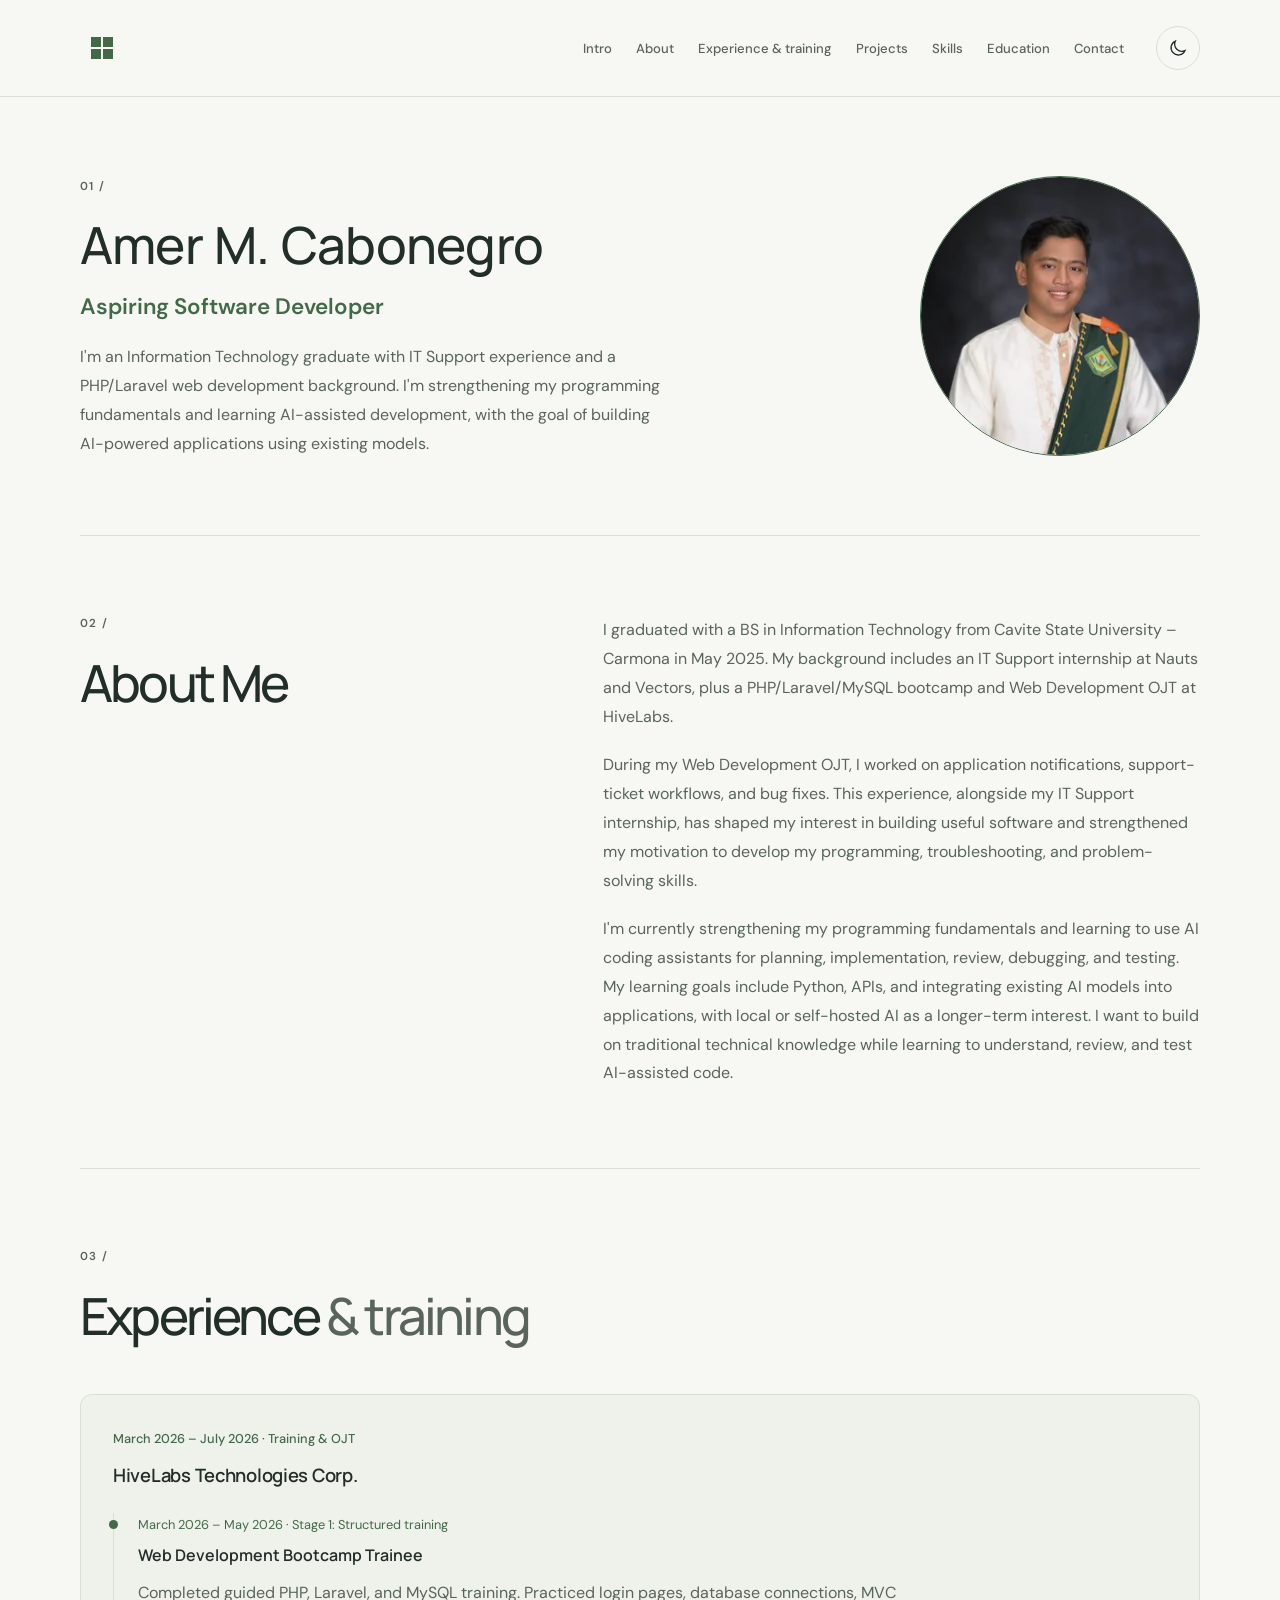
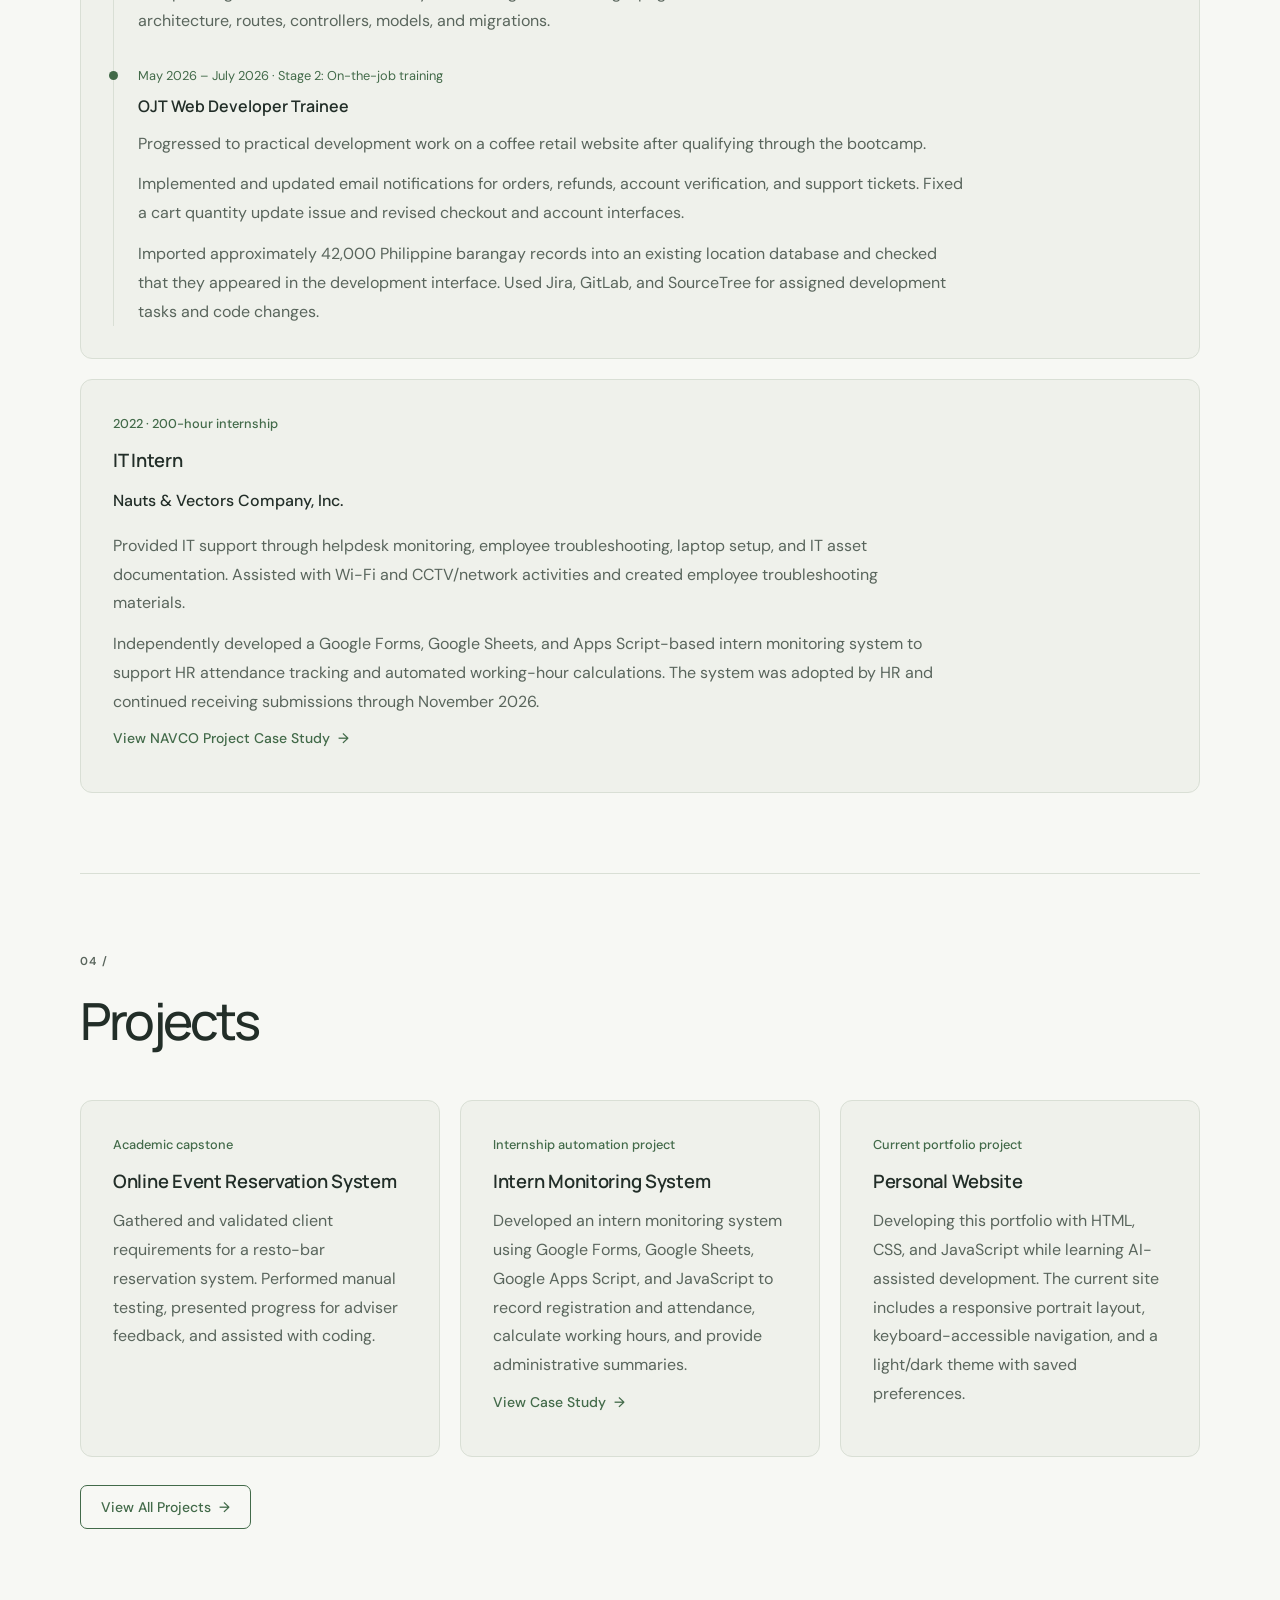
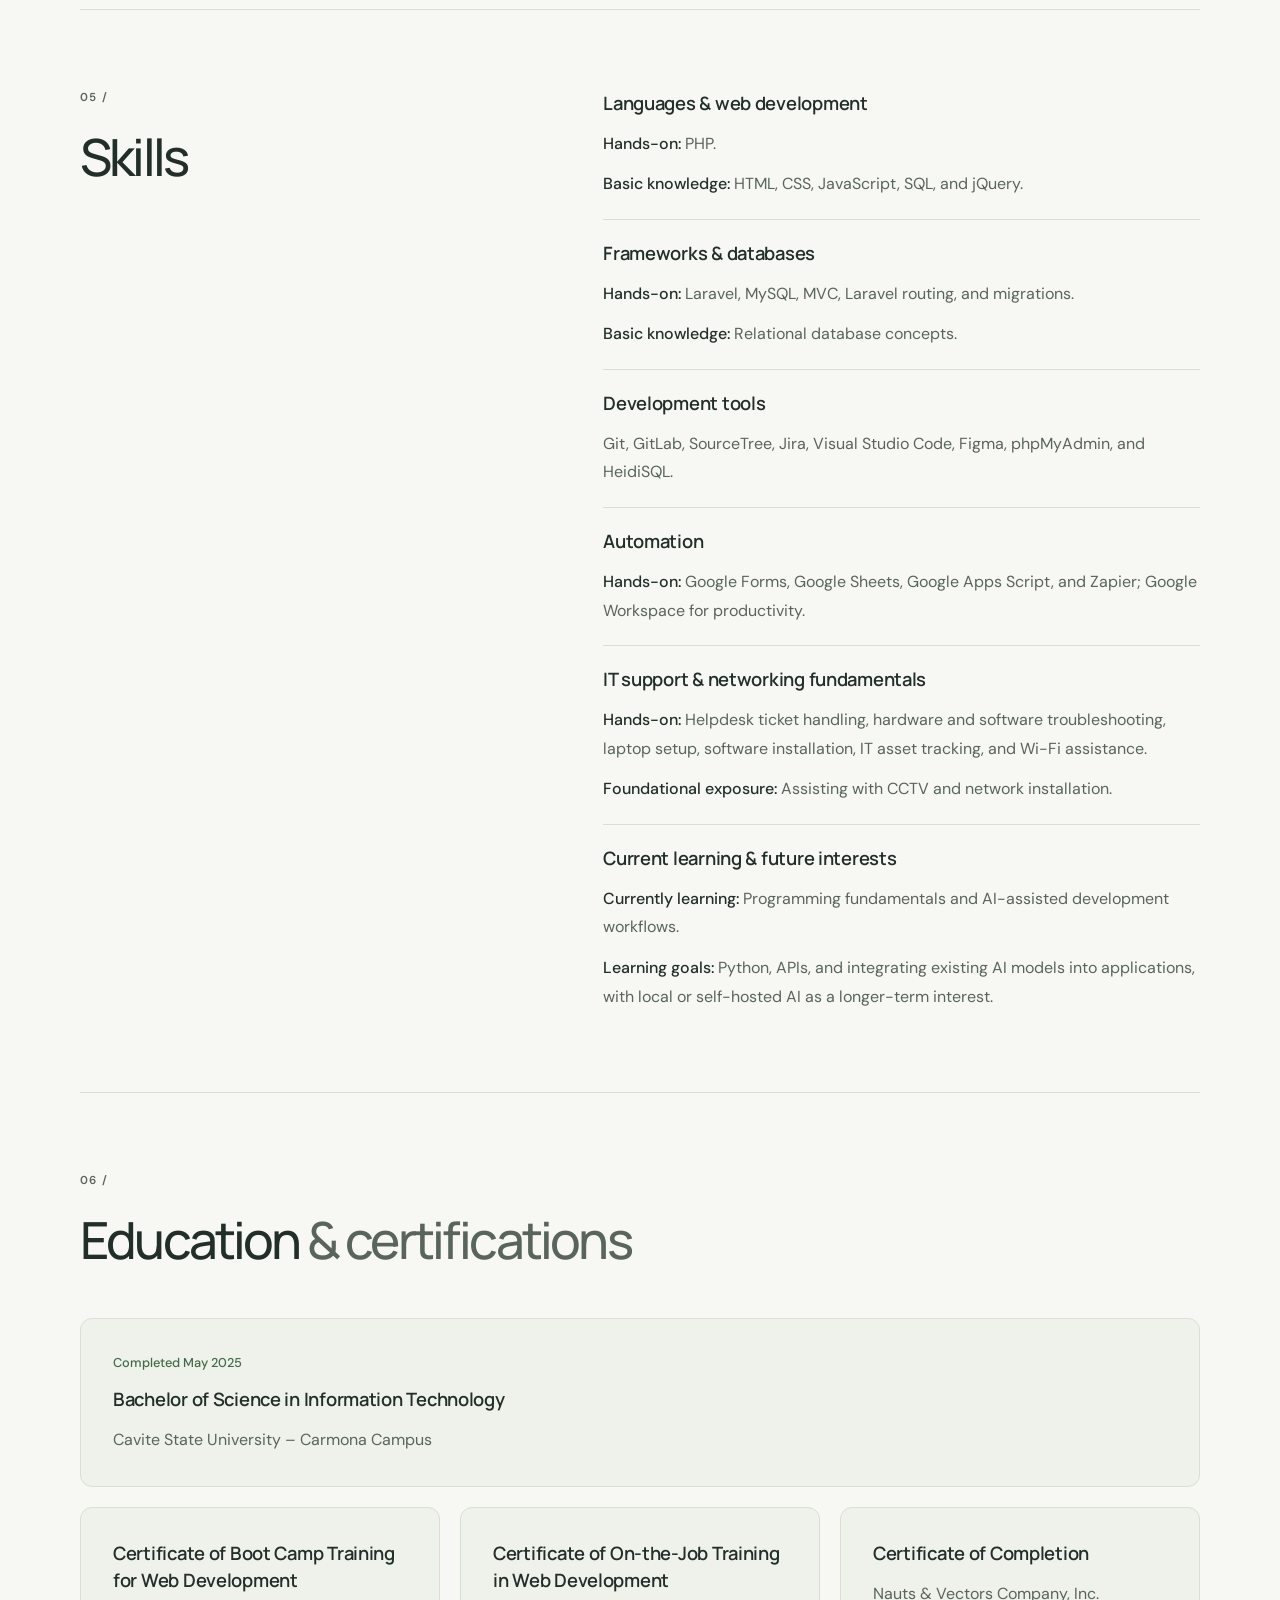
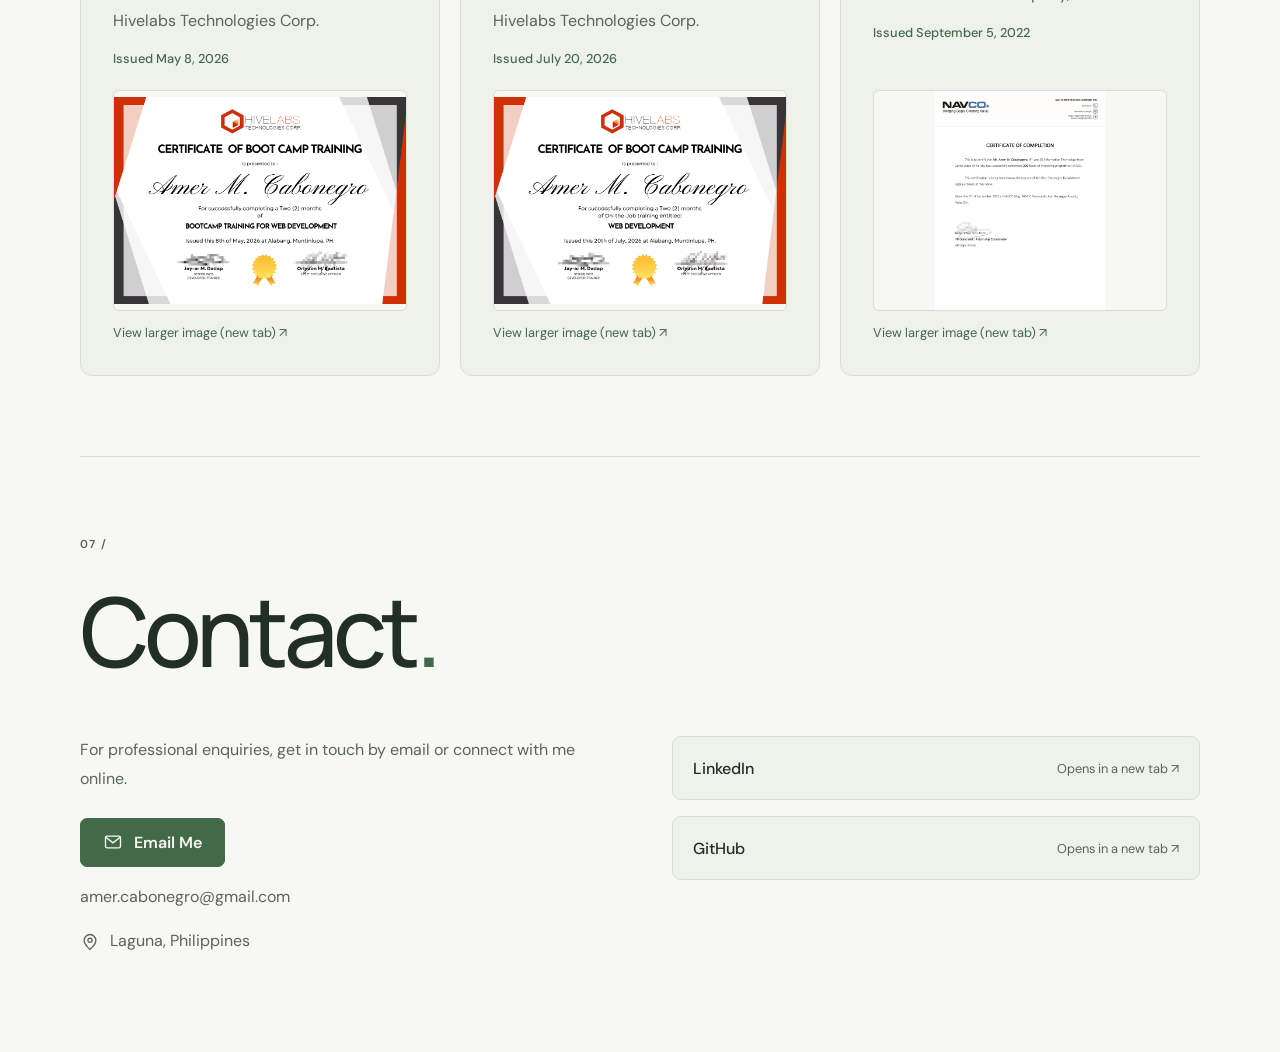
<file: index.html>
<!doctype html>
<html lang="en">
<head>
  <script async src="https://www.googletagmanager.com/gtm.js?id=GTM-WFDS5RFT"></script>
  <script>
  window.dataLayer = window.dataLayer || [];
  function gtag(){dataLayer.push(arguments);}
  gtag('js', new Date());
  </script>
  <meta charset="UTF-8">
  <meta name="viewport" content="width=device-width, initial-scale=1">
  <meta name="color-scheme" content="light dark">
  <title>Amer Cabonegro | Portfolio</title>
  <meta name="description" content="Amer Cabonegro, BS Information Technology graduate with web development and IT Support experience, interested in AI-assisted software development.">
  <link rel="canonical" href="https://amercabonegro.github.io/">
  <meta property="og:type" content="website">
  <meta property="og:title" content="Amer Cabonegro | Portfolio">
  <meta property="og:description" content="Amer Cabonegro, BS Information Technology graduate with web development and IT Support experience, interested in AI-assisted software development.">
  <meta property="og:url" content="https://amercabonegro.github.io/">
  <meta property="og:image" content="https://amercabonegro.github.io/assets/images/portfolio-social.png">
  <meta property="og:image:type" content="image/png">
  <meta property="og:image:width" content="1200">
  <meta property="og:image:height" content="630">
  <meta property="og:image:alt" content="Amer M. Cabonegro — Software Development • IT Support • Exploring AI. amercabonegro.github.io">
  <!-- Social crawlers need a public absolute image URL. X reuses the Open Graph
       title and description while requesting the larger image presentation. -->
  <meta name="twitter:card" content="summary_large_image">
  <meta name="twitter:image" content="https://amercabonegro.github.io/assets/images/portfolio-social.png">
  <meta name="twitter:image:alt" content="Amer M. Cabonegro — Software Development • IT Support • Exploring AI. amercabonegro.github.io">
  <!-- The favicon identifies this portfolio among browser tabs. A relative path keeps
       it inside the repository's subdirectory when hosted on GitHub Pages. -->
  <link rel="icon" type="image/svg+xml" sizes="any" href="assets/icons/favicon.svg">
  <!-- Run the theme script before CSS to avoid briefly showing the wrong palette.
       Button setup waits until the body has been parsed, so the script can safely run here. -->
  <script src="script.js"></script>
  <link rel="stylesheet" href="styles.css">
</head>
<body>
  <!-- A skip link saves keyboard users from tabbing through every navigation link on each visit. -->
  <a class="skip-link" href="#main">Skip to content</a>
  <header class="site-header">
    <div class="header-inner container">
      <a class="brand" href="#intro" aria-label="Portfolio home">
        <svg viewBox="0 0 32 32" width="32" height="32" aria-hidden="true"><path d="M5 5h10v10H5zM17 5h10v10H17zM5 17h10v10H5zM17 17h10v10H17z" fill="currentColor"/></svg>
      </a>
      <!-- Keep the toggle hidden until its handler is ready, avoiding an inactive control
           if JavaScript fails. aria-pressed exposes its on/off state without relying on the icon. -->
      <button class="theme-toggle" type="button" aria-label="Dark theme" aria-pressed="false" hidden>
        <svg class="moon" viewBox="0 0 24 24" width="20" height="20" fill="none" stroke="currentColor" stroke-width="1.6" aria-hidden="true"><path d="M20.3 15.2A8.7 8.7 0 0 1 8.8 3.7a8.7 8.7 0 1 0 11.5 11.5Z"/></svg>
        <svg class="sun" viewBox="0 0 24 24" width="20" height="20" fill="none" stroke="currentColor" stroke-width="1.6" aria-hidden="true"><circle cx="12" cy="12" r="4"/><path d="M12 2v2m0 16v2M2 12h2m16 0h2M5 5l1.5 1.5m11 11L19 19M5 19l1.5-1.5m11-11L19 5"/></svg>
      </button>
      <button class="menu-toggle" type="button" aria-label="Open navigation menu" aria-expanded="false" aria-controls="main-navigation" hidden>
        <svg class="menu-icon" viewBox="0 0 24 24" width="20" height="20" fill="none" stroke="currentColor" stroke-width="1.6" aria-hidden="true"><path d="M4 6h16M4 12h16M4 18h16"/></svg>
        <svg class="close-icon" viewBox="0 0 24 24" width="20" height="20" fill="none" stroke="currentColor" stroke-width="1.6" aria-hidden="true"><path d="m6 6 12 12M6 18 18 6"/></svg>
      </button>
      <nav id="main-navigation" aria-label="Main navigation">
        <a href="#intro">Intro</a>
        <a href="#about">About</a>
        <a href="#experience">Experience & training</a>
        <a href="#projects">Projects</a>
        <a href="#skills">Skills</a>
        <a href="#education">Education</a>
        <a href="#contact">Contact</a>
      </nav>
    </div>
  </header>

  <!-- tabindex="-1" makes the skip-link destination focusable without adding a routine Tab stop.
       aria-labelledby reuses visible headings as section names so both stay consistent. -->
  <main id="main" class="container" tabindex="-1">
    <section id="intro" class="intro" aria-labelledby="intro-title">
      <div class="intro-copy">
        <!-- This decorative index is positioned above the portrait by the mobile grid.
             Keep it out of the reading order: the section already has a meaningful name. -->
        <span class="section-number" aria-hidden="true">01 /</span>
        <h1 id="intro-title">Amer M. Cabonegro</h1>
        <p class="intro-focus">Aspiring Software Developer</p>
        <p class="intro-summary">I'm an Information Technology graduate with IT Support experience and a PHP/Laravel web development background. I'm strengthening my programming fundamentals and learning AI-assisted development, with the goal of building AI-powered applications using existing models.</p>
      </div>
      <!-- Relative paths work under GitHub Pages. Proportional WebP variants let the
           browser choose a resolution for the CSS width and screen density; CSS still
           controls the crop. Keep this above-the-fold image eager rather than lazy. -->
      <div class="intro-portrait">
        <img src="assets/images/portrait-560.webp"
             srcset="assets/images/portrait-280.webp 280w, assets/images/portrait-560.webp 560w, assets/images/portrait-840.webp 840w"
             sizes="(max-width: 600px) clamp(160px, 48vw, 200px), (max-width: 900px) 224px, clamp(224px, 24vw, 280px)"
             alt="Portrait of Amer M. Cabonegro" width="560" height="840" loading="eager">
      </div>
    </section>

    <section id="about" class="section split-section" aria-labelledby="about-title">
      <div class="section-heading"><span class="section-number" aria-hidden="true">02 /</span><h2 id="about-title">About Me</h2></div>
      <div class="about-copy">
        <p>I graduated with a BS in Information Technology from Cavite State University &ndash; Carmona in May 2025. My background includes an IT Support internship at Nauts and Vectors, plus a PHP/Laravel/MySQL bootcamp and Web Development OJT at HiveLabs.</p>
        <p>During my Web Development OJT, I worked on application notifications, support-ticket workflows, and bug fixes. This experience, alongside my IT Support internship, has shaped my interest in building useful software and strengthened my motivation to develop my programming, troubleshooting, and problem-solving skills.</p>
        <p>I'm currently strengthening my programming fundamentals and learning to use AI coding assistants for planning, implementation, review, debugging, and testing. My learning goals include Python, APIs, and integrating existing AI models into applications, with local or self-hosted AI as a longer-term interest. I want to build on traditional technical knowledge while learning to understand, review, and test AI-assisted code.</p>
      </div>
    </section>

    <section id="experience" class="section" aria-labelledby="experience-title">
      <div class="section-heading"><span class="section-number" aria-hidden="true">03 /</span><h2 id="experience-title">Experience <span class="muted">& training</span></h2></div>
      <!-- Nest stages under one company to show progression without implying two employers.
           An ordered list preserves the training sequence even without the visual timeline. -->
      <div class="entry-list">
        <article class="content-card">
          <p class="entry-meta"><time datetime="2026-03">March 2026</time> &ndash; <time datetime="2026-07">July 2026</time> &middot; Training &amp; OJT</p>
          <h3>HiveLabs Technologies Corp.</h3>
          <ol class="training-stages" role="list">
            <li class="training-stage">
              <p class="stage-meta"><time datetime="2026-03">March 2026</time> &ndash; <time datetime="2026-05">May 2026</time> &middot; Stage 1: Structured training</p>
              <h4>Web Development Bootcamp Trainee</h4>
              <p>Completed guided PHP, Laravel, and MySQL training. Practiced login pages, database connections, MVC architecture, routes, controllers, models, and migrations.</p>
            </li>
            <li class="training-stage">
              <p class="stage-meta"><time datetime="2026-05">May 2026</time> &ndash; <time datetime="2026-07">July 2026</time> &middot; Stage 2: On-the-job training</p>
              <h4>OJT Web Developer Trainee</h4>
              <p>Progressed to practical development work on a coffee retail website after qualifying through the bootcamp.</p>
              <p>Implemented and updated email notifications for orders, refunds, account verification, and support tickets. Fixed a cart quantity update issue and revised checkout and account interfaces.</p>
              <p>Imported approximately 42,000 Philippine barangay records into an existing location database and checked that they appeared in the development interface. Used Jira, GitLab, and SourceTree for assigned development tasks and code changes.</p>
            </li>
          </ol>
        </article>
        <article class="content-card">
          <p class="entry-meta"><time datetime="2022">2022</time> &middot; 200-hour internship</p>
          <h3>IT Intern</h3>
          <p class="entry-organization">Nauts &amp; Vectors Company, Inc.</p>
          <p>Provided IT support through helpdesk monitoring, employee troubleshooting, laptop setup, and IT asset documentation. Assisted with Wi-Fi and CCTV/network activities and created employee troubleshooting materials.</p>
          <p>Independently developed a Google Forms, Google Sheets, and Apps Script-based intern monitoring system to support HR attendance tracking and automated working-hour calculations. The system was adopted by HR and continued receiving submissions through November 2026.</p>
          <a class="project-link" href="projects/navco-intern-monitoring/index.html"><span class="project-link-label">View NAVCO Project Case Study</span><span aria-hidden="true">&rarr;</span></a>
        </article>
      </div>
    </section>

    <section id="projects" class="section" aria-labelledby="projects-title">
      <div class="section-heading"><span class="section-number" aria-hidden="true">04 /</span><h2 id="projects-title">Projects</h2></div>
      <div class="content-grid">
        <article class="content-card">
          <p class="entry-meta">Academic capstone</p>
          <h3>Online Event Reservation System</h3>
          <p>Gathered and validated client requirements for a resto-bar reservation system. Performed manual testing, presented progress for adviser feedback, and assisted with coding.</p>
        </article>
        <article class="content-card">
          <p class="entry-meta">Internship automation project</p>
          <h3>Intern Monitoring System</h3>
          <p>Developed an intern monitoring system using Google Forms, Google Sheets, Google Apps Script, and JavaScript to record registration and attendance, calculate working hours, and provide administrative summaries.</p>
          <a class="project-link" href="projects/navco-intern-monitoring/index.html" aria-label="View Case Study: NAVCO Intern Monitoring System"><span class="project-link-label">View Case Study</span><span aria-hidden="true">&rarr;</span></a>
        </article>
        <article class="content-card">
          <p class="entry-meta">Current portfolio project</p>
          <h3>Personal Website</h3>
          <p>Developing this portfolio with HTML, CSS, and JavaScript while learning AI-assisted development. The current site includes a responsive portrait layout, keyboard-accessible navigation, and a light/dark theme with saved preferences.</p>
        </article>
      </div>
      <p class="projects-all"><a class="project-link" href="projects/index.html"><span class="project-link-label">View All Projects</span><span aria-hidden="true">&rarr;</span></a></p>
    </section>

    <section id="skills" class="section split-section" aria-labelledby="skills-title">
      <div class="section-heading"><span class="section-number" aria-hidden="true">05 /</span><h2 id="skills-title">Skills</h2></div>
      <!-- Written proficiency labels distinguish practice from basic knowledge and learning goals;
           percentage bars would imply a measured skill level that the resumes do not provide. -->
      <div class="skill-groups">
        <div>
          <h3>Languages &amp; web development</h3>
          <p><strong>Hands-on:</strong> PHP.</p>
          <p><strong>Basic knowledge:</strong> HTML, CSS, JavaScript, SQL, and jQuery.</p>
        </div>
        <div>
          <h3>Frameworks &amp; databases</h3>
          <p><strong>Hands-on:</strong> Laravel, MySQL, MVC, Laravel routing, and migrations.</p>
          <p><strong>Basic knowledge:</strong> Relational database concepts.</p>
        </div>
        <div>
          <h3>Development tools</h3>
          <p>Git, GitLab, SourceTree, Jira, Visual Studio Code, Figma, phpMyAdmin, and HeidiSQL.</p>
        </div>
        <div>
          <h3>Automation</h3>
          <p><strong>Hands-on:</strong> Google Forms, Google Sheets, Google Apps Script, and Zapier; Google Workspace for productivity.</p>
        </div>
        <div>
          <h3>IT support &amp; networking fundamentals</h3>
          <p><strong>Hands-on:</strong> Helpdesk ticket handling, hardware and software troubleshooting, laptop setup, software installation, IT asset tracking, and Wi-Fi assistance.</p>
          <p><strong>Foundational exposure:</strong> Assisting with CCTV and network installation.</p>
        </div>
        <div>
          <h3>Current learning &amp; future interests</h3>
          <p><strong>Currently learning:</strong> Programming fundamentals and AI-assisted development workflows.</p>
          <p><strong>Learning goals:</strong> Python, APIs, and integrating existing AI models into applications, with local or self-hosted AI as a longer-term interest.</p>
        </div>
      </div>
    </section>

    <section id="education" class="section" aria-labelledby="education-title">
      <div class="section-heading"><span class="section-number" aria-hidden="true">06 /</span><h2 id="education-title">Education <span class="muted">&amp; certifications</span></h2></div>
      <div class="entry-list">
        <article class="content-card">
          <p class="entry-meta">Completed <time datetime="2025-05">May 2025</time></p>
          <h3>Bachelor of Science in Information Technology</h3>
          <p>Cavite State University &ndash; Carmona Campus</p>
        </article>
      </div>
      <!-- Link directly to the same blurred file shown in the preview: no separate, unblurred
           source is loaded. Native links support keyboard use without JavaScript; the label
           warns about the new tab so visitors know how to return to the portfolio. -->
      <div class="certificate-gallery">
        <article class="content-card certificate-card">
          <h3>Certificate of Boot Camp Training for Web Development</h3>
          <p>Hivelabs Technologies Corp.</p>
          <p class="entry-meta">Issued <time datetime="2026-05-08">May 8, 2026</time></p>
          <a class="certificate-link" href="assets/images/Cert-hivelabs-bootcamp-blured.png" target="_blank" rel="noopener noreferrer" aria-label="View larger image (new tab): blurred Boot Camp Training for Web Development certificate">
            <img src="assets/images/Cert-hivelabs-bootcamp-blured.png" alt="Web development bootcamp certificate with partially blurred signatures" width="2000" height="1414" loading="lazy" decoding="async">
            <span>View larger image (new tab) <span aria-hidden="true">&#8599;</span></span>
          </a>
        </article>
        <article class="content-card certificate-card">
          <h3>Certificate of On-the-Job Training in Web Development</h3>
          <p>Hivelabs Technologies Corp.</p>
          <p class="entry-meta">Issued <time datetime="2026-07-20">July 20, 2026</time></p>
          <a class="certificate-link" href="assets/images/Cert-hivelabs-OJT-blured.png" target="_blank" rel="noopener noreferrer" aria-label="View larger image (new tab): blurred On-the-Job Training in Web Development certificate">
            <img src="assets/images/Cert-hivelabs-OJT-blured.png" alt="Web development OJT certificate with partially blurred signatures" width="2000" height="1414" loading="lazy" decoding="async">
            <span>View larger image (new tab) <span aria-hidden="true">&#8599;</span></span>
          </a>
        </article>
        <article class="content-card certificate-card">
          <h3>Certificate of Completion</h3>
          <p>Nauts &amp; Vectors Company, Inc.</p>
          <p class="entry-meta">Issued <time datetime="2022-09-05">September 5, 2022</time></p>
          <a class="certificate-link" href="assets/images/Cert-navco-blured.png" target="_blank" rel="noopener noreferrer" aria-label="View larger image (new tab): blurred NAVCO Certificate of Completion">
            <img src="assets/images/Cert-navco-blured.png" alt="NAVCO internship completion certificate with a partially blurred signature" width="1197" height="1545" loading="lazy" decoding="async">
            <span>View larger image (new tab) <span aria-hidden="true">&#8599;</span></span>
          </a>
        </article>
      </div>
    </section>

    <section id="contact" class="section contact" aria-labelledby="contact-title">
      <div class="section-heading"><span class="section-number" aria-hidden="true">07 /</span><h2 id="contact-title">Contact<span class="accent" aria-hidden="true">.</span></h2></div>
      <div class="contact-layout">
        <div class="contact-copy">
          <p>For professional enquiries, get in touch by email or connect with me online.</p>
          <!-- mailto uses the visitor's email app instead of collecting messages on this site.
               The visible text names the action, so the decorative icon needs no announcement. -->
          <a class="contact-primary" href="mailto:amer.cabonegro@gmail.com">
            <svg viewBox="0 0 24 24" width="20" height="20" fill="none" stroke="currentColor" stroke-width="1.6" aria-hidden="true" focusable="false"><rect x="3" y="5" width="18" height="14" rx="2"/><path d="m3 6 9 7 9-7"/></svg>
            <span>Email Me</span>
          </a>
          <p class="contact-email">amer.cabonegro@gmail.com</p>
          <p class="contact-location">
            <svg viewBox="0 0 24 24" width="20" height="20" fill="none" stroke="currentColor" stroke-width="1.6" aria-hidden="true" focusable="false"><path d="M19 10c0 5-7 11-7 11S5 15 5 10a7 7 0 1 1 14 0Z"/><circle cx="12" cy="10" r="2.5"/></svg>
            <span>Laguna, Philippines</span>
          </p>
        </div>
        <!-- Announce new tabs before activation. noopener prevents the destination from
             controlling this tab; noreferrer avoids sending the portfolio URL as a referrer. -->
        <ul class="contact-profiles" role="list">
          <li><a href="https://www.linkedin.com/in/amercabonegro/" target="_blank" rel="noopener noreferrer">LinkedIn <span>Opens in a new tab <span aria-hidden="true">&#8599;</span></span></a></li>
          <li><a href="https://github.com/amercabonegro" target="_blank" rel="noopener noreferrer">GitHub <span>Opens in a new tab <span aria-hidden="true">&#8599;</span></span></a></li>
        </ul>
      </div>
    </section>
  </main>
</body>
</html>
</file>
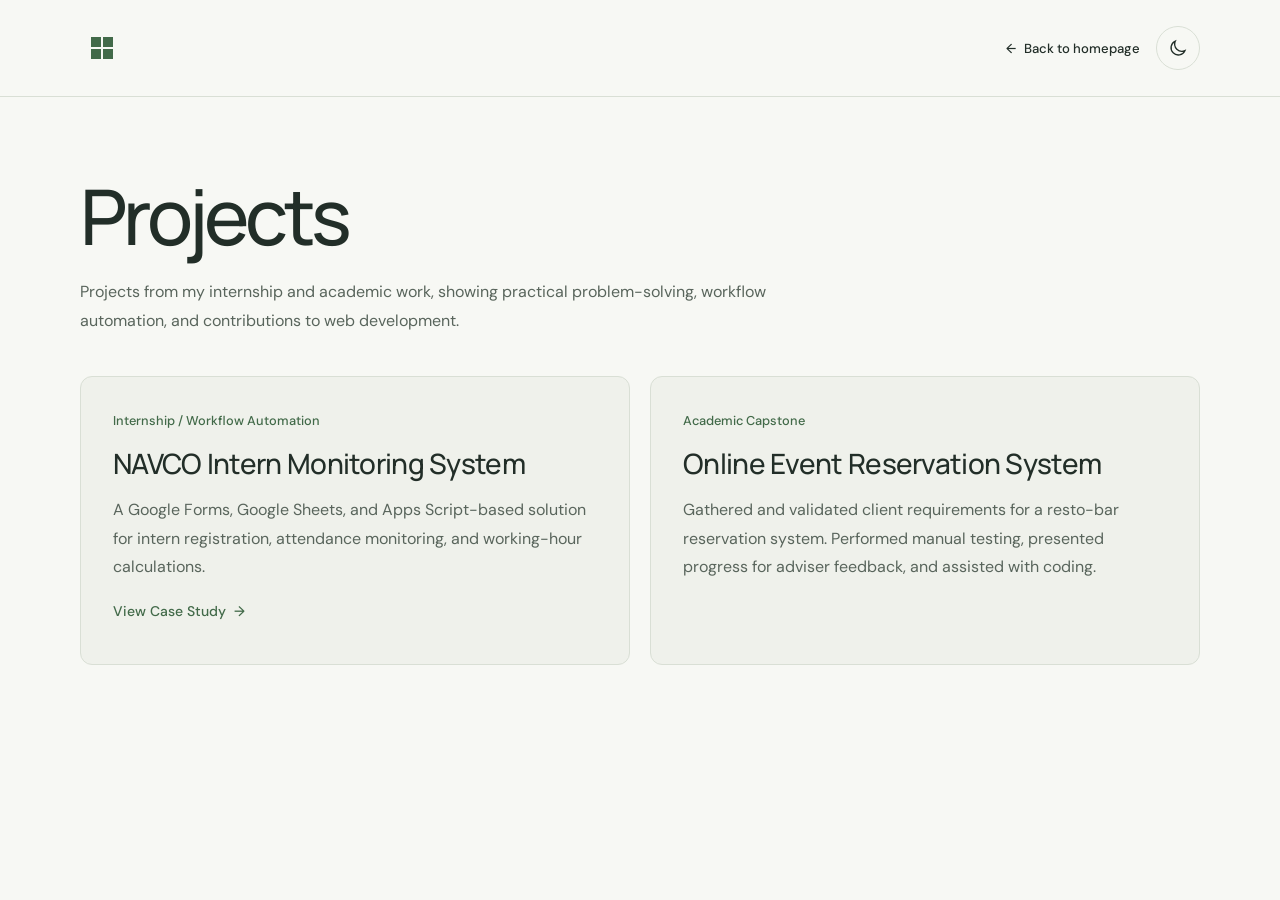
<file: projects/index.html>
<!doctype html>
<html lang="en">
<head>
  <meta charset="UTF-8">
  <meta name="viewport" content="width=device-width, initial-scale=1">
  <meta name="color-scheme" content="light dark">
  <title>Projects | Amer Cabonegro</title>
  <meta name="description" content="Explore Amer Cabonegro's internship automation and academic projects, including the NAVCO Intern Monitoring System case study.">
  <link rel="canonical" href="https://amercabonegro.github.io/projects/">
  <link rel="icon" type="image/svg+xml" sizes="any" href="../assets/icons/favicon.svg">
  <!-- Share early theme initialization and saved preferences with the portfolio;
       relative paths keep navigation valid under GitHub Pages subdirectories. -->
  <script src="../script.js"></script>
  <link rel="stylesheet" href="../styles.css">
</head>
<body>
  <a class="skip-link" href="#main">Skip to projects</a>
  <header class="site-header">
    <div class="header-inner container projects-header">
      <a class="brand" href="../index.html" aria-label="Amer Cabonegro portfolio home">
        <svg viewBox="0 0 32 32" width="32" height="32" aria-hidden="true"><path d="M5 5h10v10H5zM17 5h10v10H17zM5 17h10v10H5zM17 17h10v10H17z" fill="currentColor"/></svg>
      </a>
      <nav class="projects-home-nav" aria-label="Portfolio">
        <a href="../index.html"><span aria-hidden="true">&larr;</span> Back to homepage</a>
      </nav>
      <button class="theme-toggle" type="button" aria-label="Dark theme" aria-pressed="false" hidden>
        <svg class="moon" viewBox="0 0 24 24" width="20" height="20" fill="none" stroke="currentColor" stroke-width="1.6" aria-hidden="true"><path d="M20.3 15.2A8.7 8.7 0 0 1 8.8 3.7a8.7 8.7 0 1 0 11.5 11.5Z"/></svg>
        <svg class="sun" viewBox="0 0 24 24" width="20" height="20" fill="none" stroke="currentColor" stroke-width="1.6" aria-hidden="true"><circle cx="12" cy="12" r="4"/><path d="M12 2v2m0 16v2M2 12h2m16 0h2M5 5l1.5 1.5m11 11L19 19M5 19l1.5-1.5m11-11L19 5"/></svg>
      </button>
    </div>
  </header>

  <main id="main" class="container projects-main" tabindex="-1">
    <header class="projects-intro">
      <h1>Projects</h1>
      <p>Projects from my internship and academic work, showing practical problem-solving, workflow automation, and contributions to web development.</p>
    </header>
    <div class="content-grid projects-list">
      <article class="content-card" aria-labelledby="navco-title">
        <p class="entry-meta">Internship / Workflow Automation</p>
        <h2 id="navco-title">NAVCO Intern Monitoring System</h2>
        <p>A Google Forms, Google Sheets, and Apps Script-based solution for intern registration, attendance monitoring, and working-hour calculations.</p>
        <a class="project-link" href="navco-intern-monitoring/index.html" aria-label="View Case Study: NAVCO Intern Monitoring System"><span class="project-link-label">View Case Study</span><span aria-hidden="true">&rarr;</span></a>
      </article>
      <article class="content-card" aria-labelledby="capstone-title">
        <p class="entry-meta">Academic Capstone</p>
        <h2 id="capstone-title">Online Event Reservation System</h2>
        <p>Gathered and validated client requirements for a resto-bar reservation system. Performed manual testing, presented progress for adviser feedback, and assisted with coding.</p>
      </article>
    </div>
  </main>
</body>
</html>
</file>
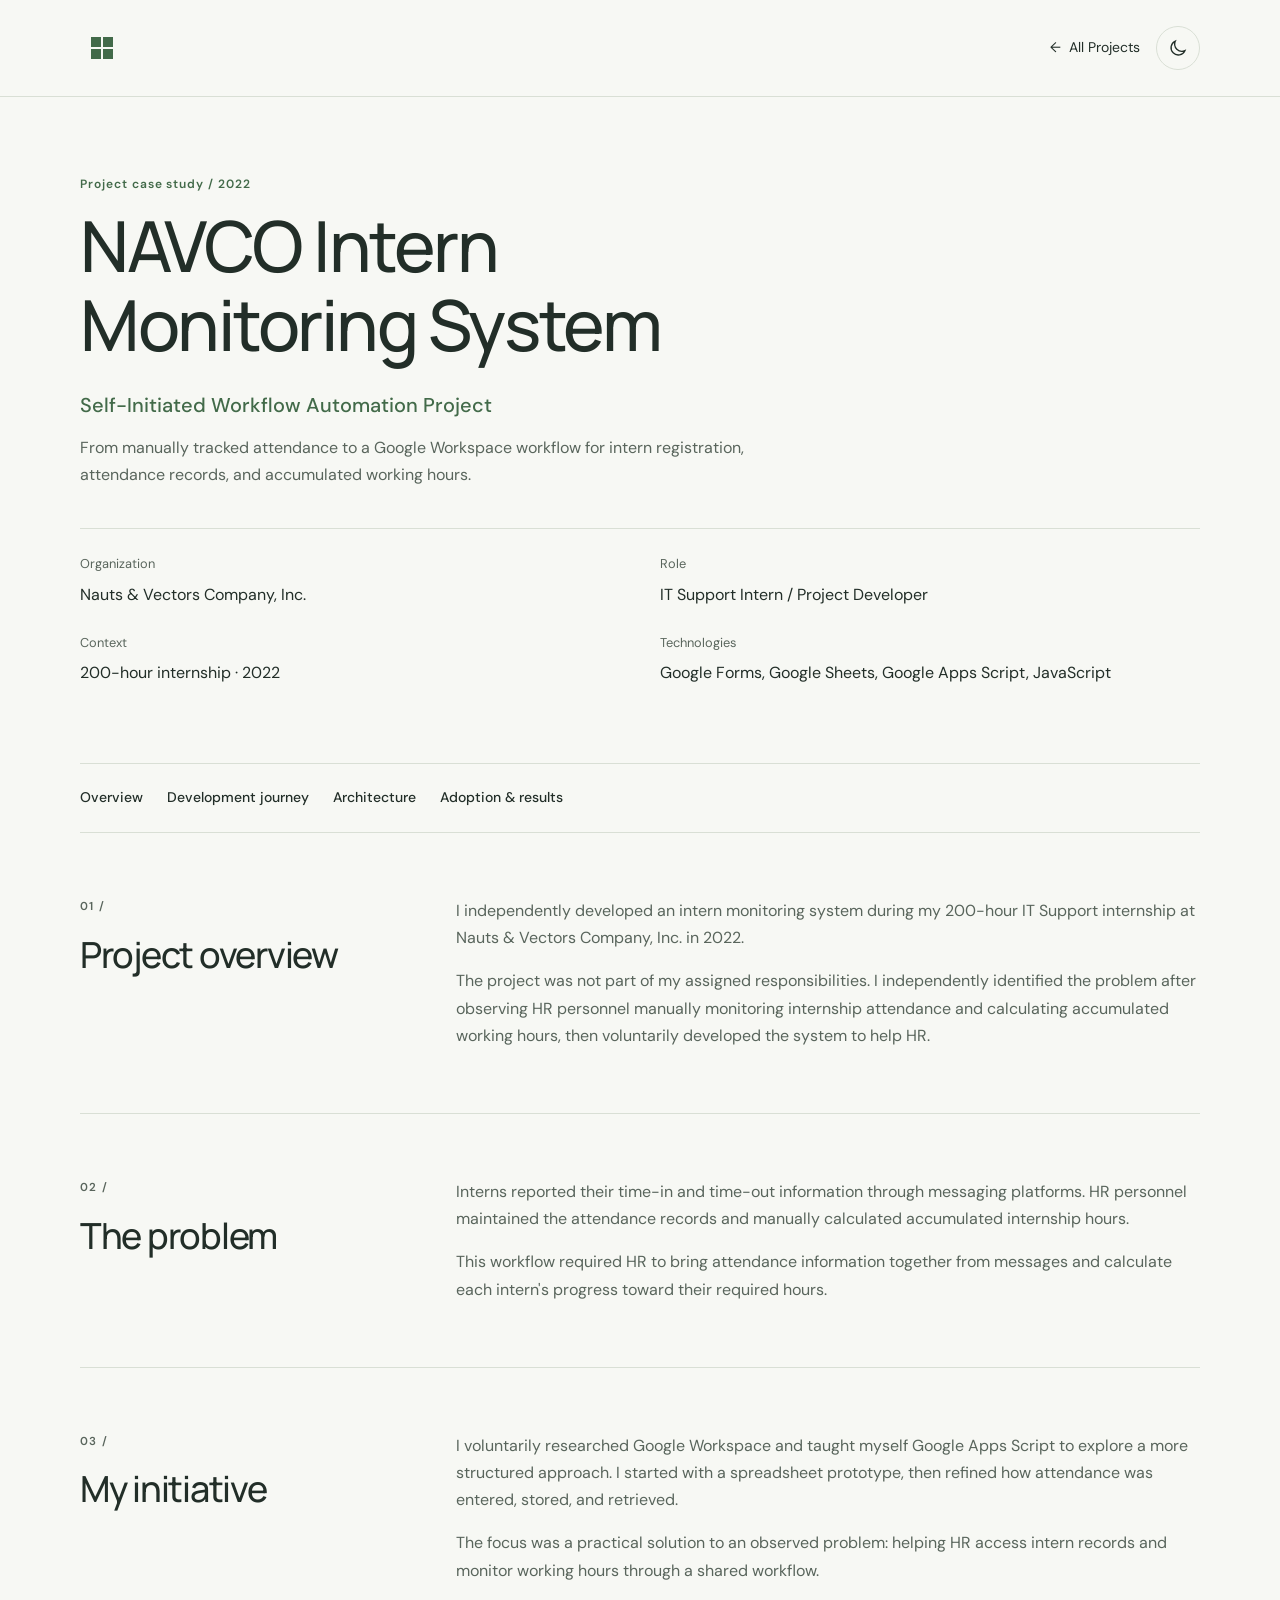
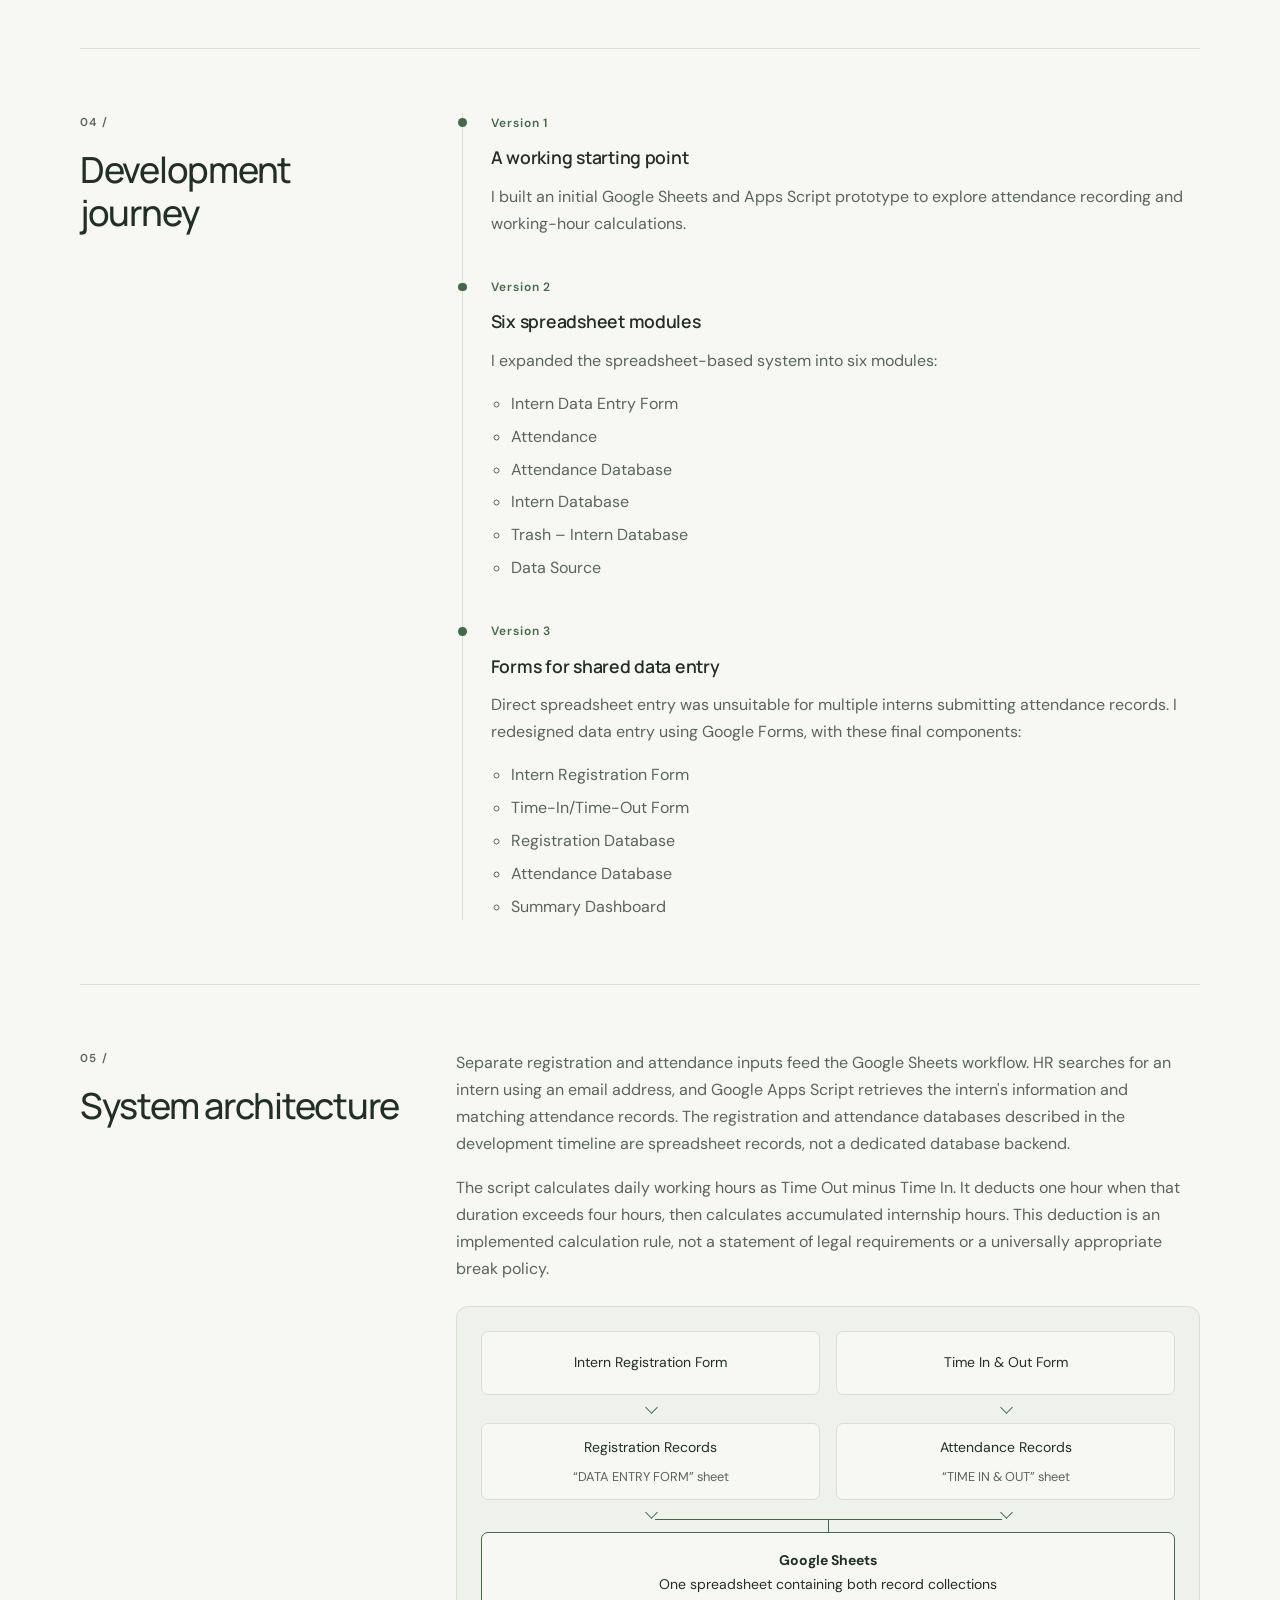
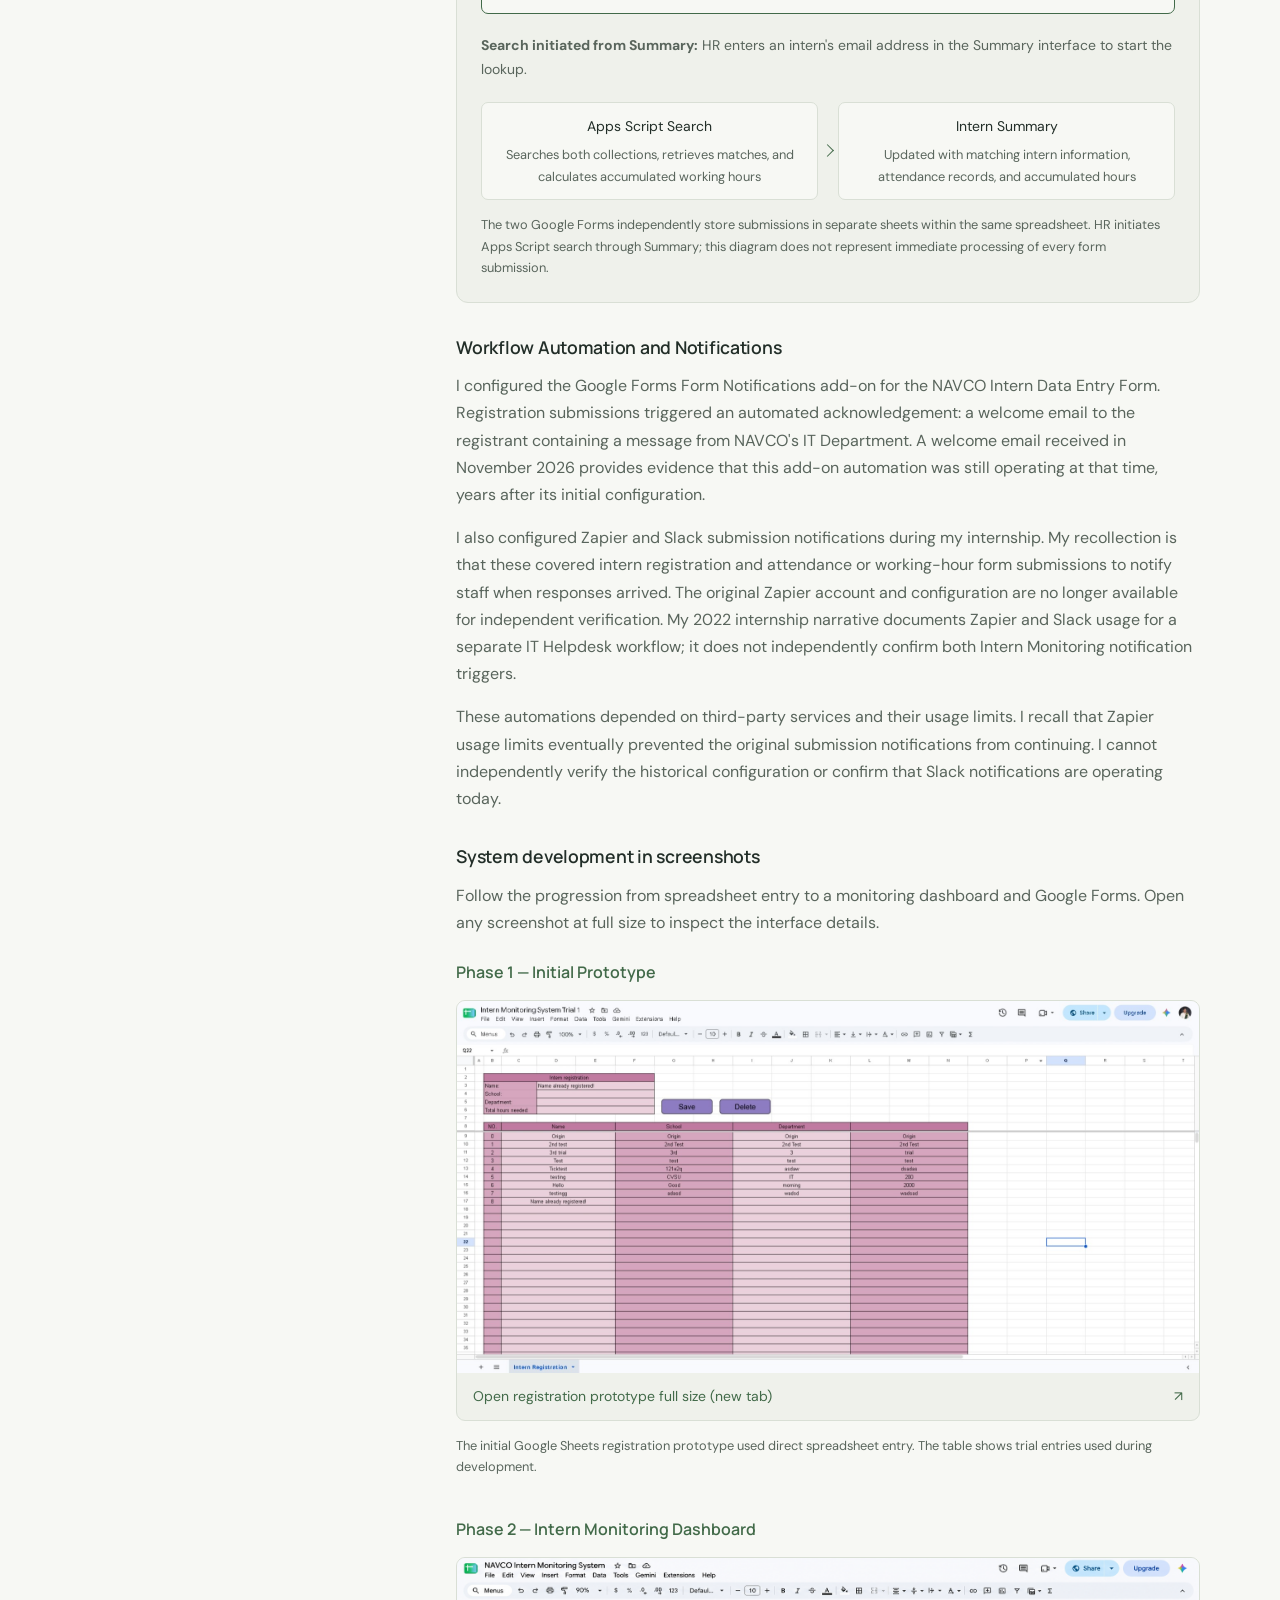
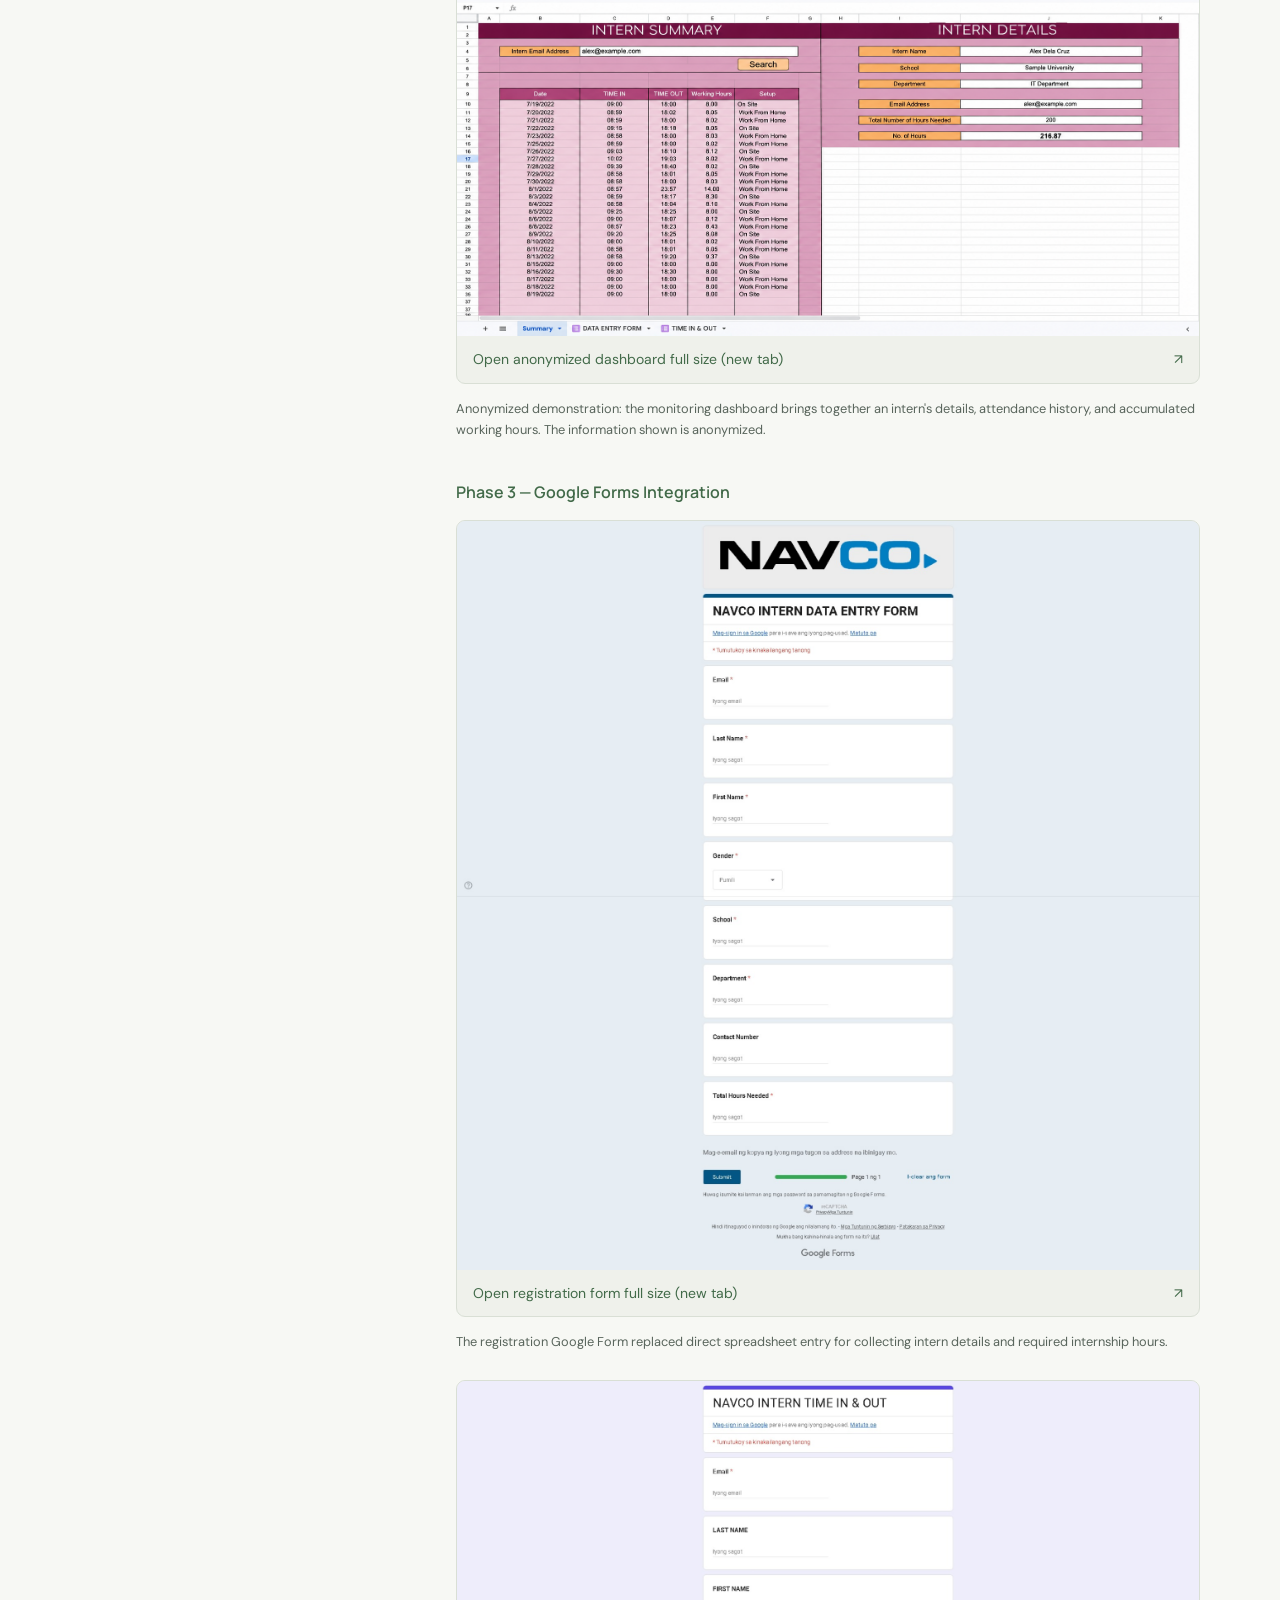
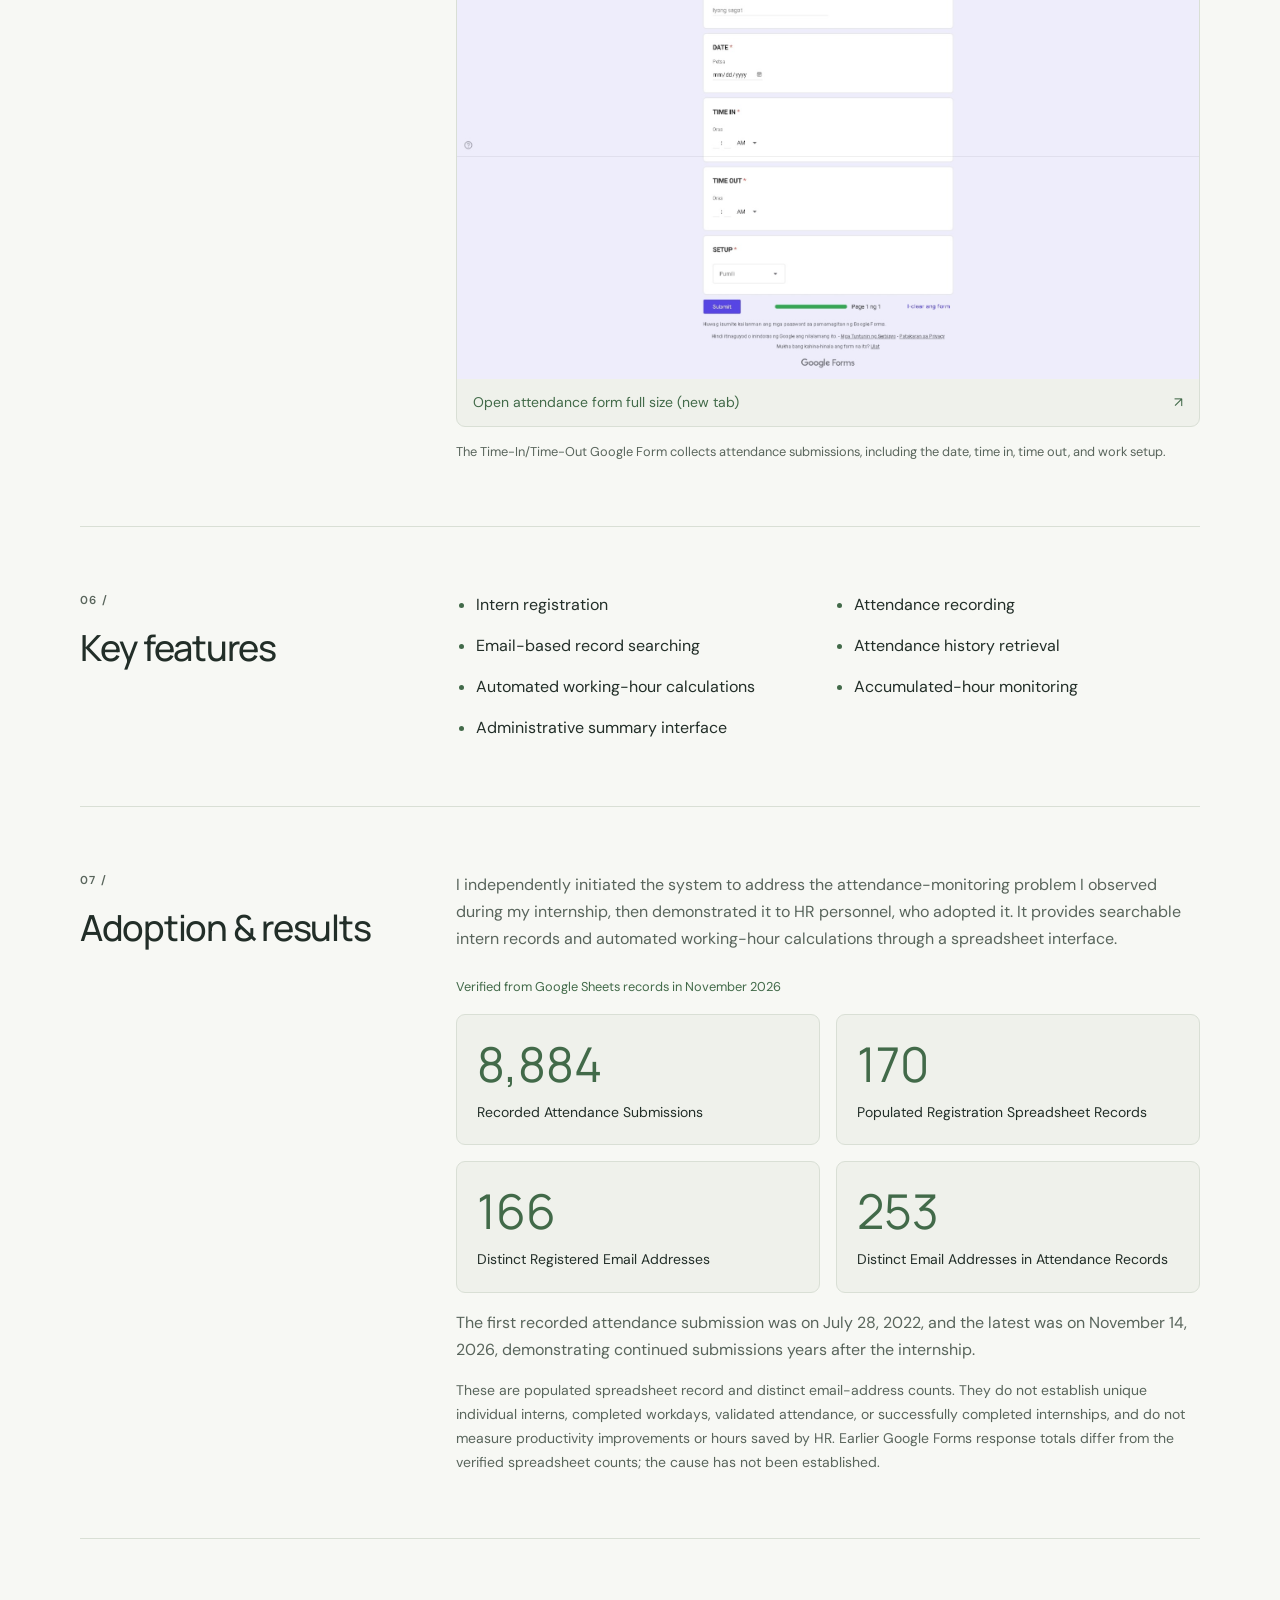
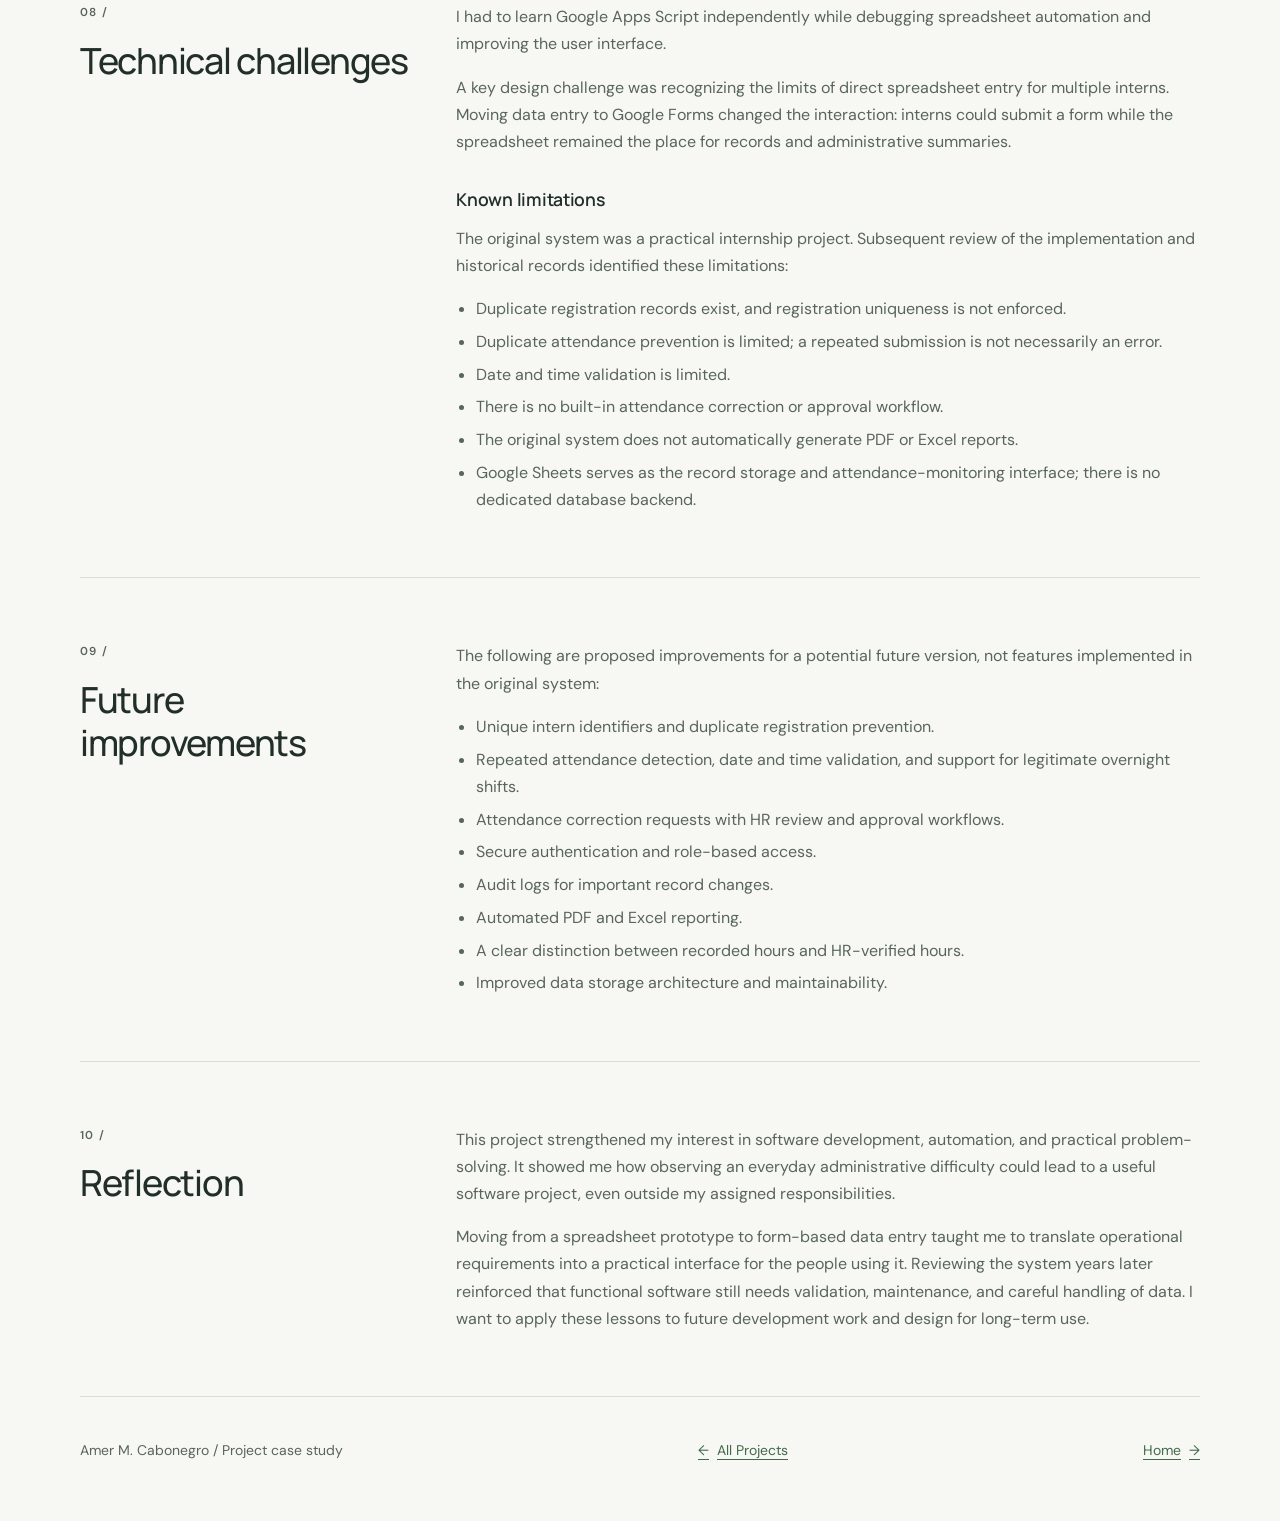
<file: projects/navco-intern-monitoring/index.html>
<!doctype html>
<html lang="en">
<head>
  <meta charset="UTF-8">
  <meta name="viewport" content="width=device-width, initial-scale=1">
  <meta name="color-scheme" content="light dark">
  <title>NAVCO Intern Monitoring System | Amer Cabonegro</title>
  <meta name="description" content="A self-initiated intern monitoring project built by Amer Cabonegro during a 2022 IT Support internship using Google Forms, Sheets, and Apps Script.">
  <link rel="icon" type="image/svg+xml" sizes="any" href="../../assets/icons/favicon.svg">
  <!-- Reuse the early theme setup and shared palette so saved preferences carry
       between pages. Relative paths also work under a GitHub Pages project URL. -->
  <script src="../../script.js"></script>
  <link rel="stylesheet" href="../../styles.css">
  <link rel="stylesheet" href="case-study.css">
</head>
<body class="case-page">
  <a class="skip-link" href="#main">Skip to case study</a>
  <header class="site-header">
    <div class="header-inner container case-header">
      <a class="brand" href="../../index.html" aria-label="Amer Cabonegro portfolio home">
        <svg viewBox="0 0 32 32" width="32" height="32" aria-hidden="true"><path d="M5 5h10v10H5zM17 5h10v10H17zM5 17h10v10H5zM17 17h10v10H17z" fill="currentColor"/></svg>
      </a>
      <a class="case-back" href="../index.html"><span aria-hidden="true">&larr;</span> All Projects</a>
      <button class="theme-toggle" type="button" aria-label="Dark theme" aria-pressed="false" hidden>
        <svg class="moon" viewBox="0 0 24 24" width="20" height="20" fill="none" stroke="currentColor" stroke-width="1.6" aria-hidden="true"><path d="M20.3 15.2A8.7 8.7 0 0 1 8.8 3.7a8.7 8.7 0 1 0 11.5 11.5Z"/></svg>
        <svg class="sun" viewBox="0 0 24 24" width="20" height="20" fill="none" stroke="currentColor" stroke-width="1.6" aria-hidden="true"><circle cx="12" cy="12" r="4"/><path d="M12 2v2m0 16v2M2 12h2m16 0h2M5 5l1.5 1.5m11 11L19 19M5 19l1.5-1.5m11-11L19 5"/></svg>
      </button>
    </div>
  </header>

  <main id="main" class="container case-main" tabindex="-1">
    <article aria-labelledby="project-title">
      <header class="case-hero">
        <p class="case-eyebrow">Project case study <span aria-hidden="true">/</span> <time datetime="2022">2022</time></p>
        <h1 id="project-title">NAVCO Intern<br class="case-title-break"> Monitoring System</h1>
        <p class="case-subtitle">Self-Initiated Workflow Automation Project</p>
        <p class="case-lead">From manually tracked attendance to a Google Workspace workflow for intern registration, attendance records, and accumulated working hours.</p>
        <dl class="case-facts">
          <div><dt>Organization</dt><dd>Nauts &amp; Vectors Company, Inc.</dd></div>
          <div><dt>Role</dt><dd>IT Support Intern / Project Developer</dd></div>
          <div><dt>Context</dt><dd>200-hour internship &middot; 2022</dd></div>
          <div><dt>Technologies</dt><dd>Google Forms, Google Sheets, Google Apps Script, JavaScript</dd></div>
        </dl>
      </header>

      <!-- Native anchor links need no additional JavaScript or custom keyboard model. -->
      <nav class="case-index" aria-label="Case study highlights">
        <a href="#overview">Overview</a>
        <a href="#development">Development journey</a>
        <a href="#architecture">Architecture</a>
        <a href="#results">Adoption &amp; results</a>
      </nav>

      <section id="overview" class="case-section" aria-labelledby="overview-title">
        <div class="case-heading"><span class="section-number" aria-hidden="true">01 /</span><h2 id="overview-title">Project overview</h2></div>
        <div class="case-copy">
          <p>I independently developed an intern monitoring system during my 200-hour IT Support internship at Nauts &amp; Vectors Company, Inc. in 2022.</p>
          <p>The project was not part of my assigned responsibilities. I independently identified the problem after observing HR personnel manually monitoring internship attendance and calculating accumulated working hours, then voluntarily developed the system to help HR.</p>
        </div>
      </section>

      <section id="problem" class="case-section" aria-labelledby="problem-title">
        <div class="case-heading"><span class="section-number" aria-hidden="true">02 /</span><h2 id="problem-title">The problem</h2></div>
        <div class="case-copy">
          <p>Interns reported their time-in and time-out information through messaging platforms. HR personnel maintained the attendance records and manually calculated accumulated internship hours.</p>
          <p>This workflow required HR to bring attendance information together from messages and calculate each intern's progress toward their required hours.</p>
        </div>
      </section>

      <section id="initiative" class="case-section" aria-labelledby="initiative-title">
        <div class="case-heading"><span class="section-number" aria-hidden="true">03 /</span><h2 id="initiative-title">My initiative</h2></div>
        <div class="case-copy">
          <p>I voluntarily researched Google Workspace and taught myself Google Apps Script to explore a more structured approach. I started with a spreadsheet prototype, then refined how attendance was entered, stored, and retrieved.</p>
          <p>The focus was a practical solution to an observed problem: helping HR access intern records and monitor working hours through a shared workflow.</p>
        </div>
      </section>

      <section id="development" class="case-section" aria-labelledby="development-title">
        <div class="case-heading"><span class="section-number" aria-hidden="true">04 /</span><h2 id="development-title">Development journey</h2></div>
        <!-- An ordered list keeps the progression understandable without the visual
             timeline. Stages grow with their content rather than using fixed heights. -->
        <ol class="case-timeline" role="list">
          <li>
            <p class="case-eyebrow">Version 1</p>
            <h3>A working starting point</h3>
            <p>I built an initial Google Sheets and Apps Script prototype to explore attendance recording and working-hour calculations.</p>
          </li>
          <li>
            <p class="case-eyebrow">Version 2</p>
            <h3>Six spreadsheet modules</h3>
            <p>I expanded the spreadsheet-based system into six modules:</p>
            <ul class="case-module-list">
              <li>Intern Data Entry Form</li><li>Attendance</li><li>Attendance Database</li>
              <li>Intern Database</li><li>Trash &ndash; Intern Database</li><li>Data Source</li>
            </ul>
          </li>
          <li>
            <p class="case-eyebrow">Version 3</p>
            <h3>Forms for shared data entry</h3>
            <p>Direct spreadsheet entry was unsuitable for multiple interns submitting attendance records. I redesigned data entry using Google Forms, with these final components:</p>
            <ul class="case-module-list">
              <li>Intern Registration Form</li><li>Time-In/Time-Out Form</li><li>Registration Database</li>
              <li>Attendance Database</li><li>Summary Dashboard</li>
            </ul>
          </li>
        </ol>
      </section>

      <section id="architecture" class="case-section" aria-labelledby="architecture-title">
        <div class="case-heading"><span class="section-number" aria-hidden="true">05 /</span><h2 id="architecture-title">System architecture</h2></div>
        <div class="case-copy">
          <p>Separate registration and attendance inputs feed the Google Sheets workflow. HR searches for an intern using an email address, and Google Apps Script retrieves the intern's information and matching attendance records. The registration and attendance databases described in the development timeline are spreadsheet records, not a dedicated database backend.</p>
          <p>The script calculates daily working hours as Time Out minus Time In. It deducts one hour when that duration exceeds four hours, then calculates accumulated internship hours. This deduction is an implemented calculation rule, not a statement of legal requirements or a universally appropriate break policy.</p>
          <!-- Each form has its own record collection. The shared spreadsheet is
               storage; the Summary interface initiates search, not form submission.
               Lists and explanatory text preserve these relationships without arrows. -->
          <figure class="case-diagram">
            <div class="case-inputs">
              <ol class="case-flow" aria-label="Registration flow" role="list">
                <li>Intern Registration Form</li><li>Registration Records<br><span>&ldquo;DATA ENTRY FORM&rdquo; sheet</span></li>
              </ol>
              <ol class="case-flow" aria-label="Attendance flow" role="list">
                <li>Time In &amp; Out Form</li><li>Attendance Records<br><span>&ldquo;TIME IN &amp; OUT&rdquo; sheet</span></li>
              </ol>
            </div>
            <p class="case-sheet"><strong>Google Sheets</strong><br>One spreadsheet containing both record collections</p>
            <p class="case-search-trigger"><strong>Search initiated from Summary:</strong> HR enters an intern's email address in the Summary interface to start the lookup.</p>
            <ol class="case-flow case-processing" aria-label="Summary-initiated lookup and update" role="list">
              <li>Apps Script Search<span>Searches both collections, retrieves matches, and calculates accumulated working hours</span></li>
              <li>Intern Summary<span>Updated with matching intern information, attendance records, and accumulated hours</span></li>
            </ol>
            <figcaption>The two Google Forms independently store submissions in separate sheets within the same spreadsheet. HR initiates Apps Script search through Summary; this diagram does not represent immediate processing of every form submission.</figcaption>
          </figure>
          <h3 class="case-preview-title">Workflow Automation and Notifications</h3>
          <p>I configured the Google Forms Form Notifications add-on for the NAVCO Intern Data Entry Form. Registration submissions triggered an automated acknowledgement: a welcome email to the registrant containing a message from NAVCO's IT Department. A welcome email received in November 2026 provides evidence that this add-on automation was still operating at that time, years after its initial configuration.</p>
          <p>I also configured Zapier and Slack submission notifications during my internship. My recollection is that these covered intern registration and attendance or working-hour form submissions to notify staff when responses arrived. The original Zapier account and configuration are no longer available for independent verification. My 2022 internship narrative documents Zapier and Slack usage for a separate IT Helpdesk workflow; it does not independently confirm both Intern Monitoring notification triggers.</p>
          <p>These automations depended on third-party services and their usage limits. I recall that Zapier usage limits eventually prevented the original submission notifications from continuing. I cannot independently verify the historical configuration or confirm that Slack notifications are operating today.</p>
          <h3 class="case-preview-title">System development in screenshots</h3>
          <p>Follow the progression from spreadsheet entry to a monitoring dashboard and Google Forms. Open any screenshot at full size to inspect the interface details.</p>
          <div class="case-previews">
            <section class="case-screenshot-phase" aria-labelledby="prototype-screenshot-title">
              <h4 id="prototype-screenshot-title">Phase 1 &mdash; Initial Prototype</h4>
              <figure class="case-preview">
                <a class="case-screenshot-link" href="images/Navco_Intern_Monitoring_System_Trial.jpeg" target="_blank" rel="noopener noreferrer">
                  <img src="images/Navco_Intern_Monitoring_System_Trial.jpeg" alt="Google Sheets registration prototype with name, school, department, and required-hours fields, Save and Delete buttons, and a table of test entries." width="1794" height="900" loading="lazy" decoding="async">
                  <span>Open registration prototype full size (new tab) <span aria-hidden="true">&nearr;</span></span>
                </a>
                <figcaption>The initial Google Sheets registration prototype used direct spreadsheet entry. The table shows trial entries used during development.</figcaption>
              </figure>
            </section>
            <section class="case-screenshot-phase" aria-labelledby="dashboard-screenshot-title">
              <h4 id="dashboard-screenshot-title">Phase 2 &mdash; Intern Monitoring Dashboard</h4>
              <figure class="case-preview">
                <a class="case-screenshot-link" href="images/Navco_Intern_Monitoring_System_Anonymized.png" target="_blank" rel="noopener noreferrer">
                  <img src="images/Navco_Intern_Monitoring_System_Anonymized.png" alt="Anonymized demonstration of the Google Sheets dashboard showing email-based search, attendance history, working hours, and an intern details summary." width="1755" height="896" loading="lazy" decoding="async">
                  <span>Open anonymized dashboard full size (new tab) <span aria-hidden="true">&nearr;</span></span>
                </a>
                <figcaption>Anonymized demonstration: the monitoring dashboard brings together an intern's details, attendance history, and accumulated working hours. The information shown is anonymized.</figcaption>
              </figure>
            </section>
            <section class="case-screenshot-phase" aria-labelledby="forms-screenshot-title">
              <h4 id="forms-screenshot-title">Phase 3 &mdash; Google Forms Integration</h4>
              <figure class="case-preview">
                <a class="case-screenshot-link" href="images/Navco_Intern_Data_Entry_Form.jpeg" target="_blank" rel="noopener noreferrer">
                  <img src="images/Navco_Intern_Data_Entry_Form.jpeg" alt="Blank intern registration Google Form with fields for email, name, gender, school, department, contact number, and total hours needed." width="1794" height="1810" loading="lazy" decoding="async">
                  <span>Open registration form full size (new tab) <span aria-hidden="true">&nearr;</span></span>
                </a>
                <figcaption>The registration Google Form replaced direct spreadsheet entry for collecting intern details and required internship hours.</figcaption>
              </figure>
              <figure class="case-preview">
                <a class="case-screenshot-link" href="images/Navco_Intern_Time_In_and_Out.jpeg" target="_blank" rel="noopener noreferrer">
                  <img src="images/Navco_Intern_Time_In_and_Out.jpeg" alt="Blank attendance Google Form with fields for email, name, date, time in, time out, and work setup." width="1794" height="1447" loading="lazy" decoding="async">
                  <span>Open attendance form full size (new tab) <span aria-hidden="true">&nearr;</span></span>
                </a>
                <figcaption>The Time-In/Time-Out Google Form collects attendance submissions, including the date, time in, time out, and work setup.</figcaption>
              </figure>
            </section>
          </div>
        </div>
      </section>

      <section id="features" class="case-section" aria-labelledby="features-title">
        <div class="case-heading"><span class="section-number" aria-hidden="true">06 /</span><h2 id="features-title">Key features</h2></div>
        <ul class="case-feature-list">
          <li>Intern registration</li><li>Attendance recording</li><li>Email-based record searching</li>
          <li>Attendance history retrieval</li><li>Automated working-hour calculations</li>
          <li>Accumulated-hour monitoring</li><li>Administrative summary interface</li>
        </ul>
      </section>

      <section id="results" class="case-section" aria-labelledby="results-title">
        <div class="case-heading"><span class="section-number" aria-hidden="true">07 /</span><h2 id="results-title">Adoption &amp; results</h2></div>
        <div class="case-copy">
          <p>I independently initiated the system to address the attendance-monitoring problem I observed during my internship, then demonstrated it to HR personnel, who adopted it. It provides searchable intern records and automated working-hour calculations through a spreadsheet interface.</p>
          <p class="case-observation">Verified from Google Sheets records in <time datetime="2026-11">November 2026</time></p>
          <dl class="case-results">
            <div><dt>Recorded Attendance Submissions</dt><dd>8,884</dd></div>
            <div><dt>Populated Registration Spreadsheet Records</dt><dd>170</dd></div>
            <div><dt>Distinct Registered Email Addresses</dt><dd>166</dd></div>
            <div><dt>Distinct Email Addresses in Attendance Records</dt><dd>253</dd></div>
          </dl>
          <p>The first recorded attendance submission was on <time datetime="2022-07-28">July 28, 2022</time>, and the latest was on <time datetime="2026-11-14">November 14, 2026</time>, demonstrating continued submissions years after the internship.</p>
          <p class="case-result-note">These are populated spreadsheet record and distinct email-address counts. They do not establish unique individual interns, completed workdays, validated attendance, or successfully completed internships, and do not measure productivity improvements or hours saved by HR. Earlier Google Forms response totals differ from the verified spreadsheet counts; the cause has not been established.</p>
        </div>
      </section>

      <section id="challenges" class="case-section" aria-labelledby="challenges-title">
        <div class="case-heading"><span class="section-number" aria-hidden="true">08 /</span><h2 id="challenges-title">Technical challenges</h2></div>
        <div class="case-copy">
          <p>I had to learn Google Apps Script independently while debugging spreadsheet automation and improving the user interface.</p>
          <p>A key design challenge was recognizing the limits of direct spreadsheet entry for multiple interns. Moving data entry to Google Forms changed the interaction: interns could submit a form while the spreadsheet remained the place for records and administrative summaries.</p>
          <h3 class="case-preview-title">Known limitations</h3>
          <p>The original system was a practical internship project. Subsequent review of the implementation and historical records identified these limitations:</p>
          <ul class="case-improvement-list">
            <li>Duplicate registration records exist, and registration uniqueness is not enforced.</li>
            <li>Duplicate attendance prevention is limited; a repeated submission is not necessarily an error.</li>
            <li>Date and time validation is limited.</li>
            <li>There is no built-in attendance correction or approval workflow.</li>
            <li>The original system does not automatically generate PDF or Excel reports.</li>
            <li>Google Sheets serves as the record storage and attendance-monitoring interface; there is no dedicated database backend.</li>
          </ul>
        </div>
      </section>

      <section id="improvements" class="case-section" aria-labelledby="improvements-title">
        <div class="case-heading"><span class="section-number" aria-hidden="true">09 /</span><h2 id="improvements-title">Future improvements</h2></div>
        <div class="case-copy">
          <p>The following are proposed improvements for a potential future version, not features implemented in the original system:</p>
          <ul class="case-improvement-list">
            <li>Unique intern identifiers and duplicate registration prevention.</li>
            <li>Repeated attendance detection, date and time validation, and support for legitimate overnight shifts.</li>
            <li>Attendance correction requests with HR review and approval workflows.</li>
            <li>Secure authentication and role-based access.</li>
            <li>Audit logs for important record changes.</li>
            <li>Automated PDF and Excel reporting.</li>
            <li>A clear distinction between recorded hours and HR-verified hours.</li>
            <li>Improved data storage architecture and maintainability.</li>
          </ul>
        </div>
      </section>

      <section id="reflection" class="case-section" aria-labelledby="reflection-title">
        <div class="case-heading"><span class="section-number" aria-hidden="true">10 /</span><h2 id="reflection-title">Reflection</h2></div>
        <div class="case-copy">
          <p>This project strengthened my interest in software development, automation, and practical problem-solving. It showed me how observing an everyday administrative difficulty could lead to a useful software project, even outside my assigned responsibilities.</p>
          <p>Moving from a spreadsheet prototype to form-based data entry taught me to translate operational requirements into a practical interface for the people using it. Reviewing the system years later reinforced that functional software still needs validation, maintenance, and careful handling of data. I want to apply these lessons to future development work and design for long-term use.</p>
        </div>
      </section>
    </article>
    <footer class="case-footer"><p>Amer M. Cabonegro <span aria-hidden="true">/</span> Project case study</p><a href="../index.html"><span aria-hidden="true">&larr;</span> All Projects</a><a href="../../index.html">Home <span aria-hidden="true">&rarr;</span></a></footer>
  </main>
</body>
</html>
</file>
<file: styles.css>
@import url('https://fonts.googleapis.com/css2?family=DM+Sans:wght@400;500;600;700&family=Manrope:wght@400;500;600;700;800&display=swap');

/* Components use color roles instead of fixed colors, so changing a palette updates
   the whole page. When changing --muted, check text contrast in both themes. */
:root {
  color-scheme: light;
  --bg: #f7f8f4;
  --surface: #eff1eb;
  --text: #222e28;
  --muted: #59655c;
  --accent: #426a49;
  --line: #d9dfd5;
  --placeholder: #dce2d7;
  --art: #c8d7bc;
  --header: rgb(247 248 244 / 95%);
}

/* Override only the palette when JavaScript changes data-theme; duplicating component
   rules for dark mode would make future layout changes harder to keep consistent. */
:root[data-theme="dark"] {
  color-scheme: dark;
  --bg: #151c18;
  --surface: #1e2821;
  --text: #e7ede3;
  --muted: #a5b4a6;
  --accent: #b1d292;
  --line: #354237;
  --placeholder: #354536;
  --art: #40583b;
  --header: rgb(21 28 24 / 95%);
}

/* Count borders and padding inside declared widths, preventing a 100%-wide box
   from becoming wider than its parent when padding is added. */
* { box-sizing: border-box; }
/* Anchor scrolling needs headroom because a sticky header can cover the destination.
   Increase scroll-padding-top if the header becomes taller. */
html { scroll-behavior: smooth; scroll-padding-top: 8rem; }
/* System-font fallbacks keep text readable when the external web fonts cannot load. */
body { margin: 0; background: var(--bg); color: var(--text); font-family: 'DM Sans', system-ui, sans-serif; -webkit-font-smoothing: antialiased; }
button, a { -webkit-tap-highlight-color: transparent; }
a { color: inherit; }
button { font: inherit; }
[hidden] { display: none !important; }
/* A maximum width prevents very long lines on wide screens; the second min() value
   leaves side gutters. Raising 1120px gives columns more room but also lengthens lines. */
.container { width: min(1120px, calc(100% - 5rem)); margin-inline: auto; }
/* Keep a visible focus indicator so keyboard users can locate the active control.
   Moving the skip link offscreen instead of hiding it keeps it keyboard-accessible. */
:focus-visible { outline: 3px solid var(--accent); outline-offset: 6px; border-radius: 3px; }
.skip-link { position: fixed; top: 1rem; left: 1rem; z-index: 10; padding: .8rem 1rem; background: var(--text); color: var(--bg); transform: translateY(-180%); }
.skip-link:focus { transform: translateY(0); }
.site-header { position: sticky; top: 0; z-index: 5; background: var(--header); border-bottom: 1px solid var(--line); backdrop-filter: blur(14px); }
/* Flexbox lets navigation use the remaining header space. Wrapping avoids squeezing
   links into unreadable widths when fonts grow or screen space runs short. */
.header-inner { display: flex; align-items: center; gap: 2rem; min-height: 96px; }
.brand { display: grid; place-items: center; color: var(--accent); flex-shrink: 0; width: 44px; height: 44px; }
nav { display: flex; align-items: center; justify-content: center; flex-wrap: wrap; gap: .25rem 1.5rem; margin-left: auto; }
nav a { text-decoration: none; color: var(--muted); font-size: .82rem; font-weight: 500; padding-block: .8rem; text-underline-offset: .4rem; }
nav a:hover, nav a:focus-visible { color: var(--text); text-decoration: underline; }
.theme-toggle { display: grid; place-items: center; width: 44px; height: 44px; padding: 0; border: 1px solid var(--line); border-radius: 50%; background: transparent; color: var(--text); cursor: pointer; flex-shrink: 0; }
.theme-toggle:hover { background: var(--surface); }
.theme-toggle { order: 2; }
#main-navigation { order: 1; }
.menu-toggle { display: none; }
.menu-toggle .close-icon, .menu-toggle[aria-expanded="true"] .menu-icon { display: none; }
.menu-toggle[aria-expanded="true"] .close-icon { display: block; }
.sun, [data-theme="dark"] .moon { display: none; }
[data-theme="dark"] .sun { display: block; }
/* clamp() combines viewport scaling with size limits: a pure vw size could make
   headings too small on phones or unnecessarily large on wide displays. */
h1, h2 { font-family: 'Manrope', system-ui, sans-serif; font-weight: 500; letter-spacing: -.055em; margin: 0; }
h1 { font-size: clamp(5rem, 11vw, 9rem); line-height: 1.1; margin-block: 1.4rem 2.6rem; }
h2 { font-size: clamp(2rem, 4vw, 3.25rem); line-height: 1.2; }
.accent { color: var(--accent); }
.muted { color: var(--muted); }
.section-number { font-size: .72rem; font-weight: 600; letter-spacing: .12em; color: var(--muted); }
/* The portrait column grows from 224px to 280px, giving it enough visual weight without
   taking space needed by the name. minmax(0, 1fr) and min-width: 0 let text wrap inside
   its column instead of forcing the page wider. Keep both items in normal Grid flow
   so longer text increases the hero's height rather than overlapping the portrait. */
.intro { display: grid; grid-template-columns: minmax(0, 1fr) clamp(14rem, 24vw, 17.5rem); align-items: center; gap: clamp(2rem, 4vw, 4rem); padding-block: clamp(3rem, 6vw, 5rem); }
.intro-copy { position: relative; z-index: 1; min-width: 0; }
/* Relax the shared headings' tight tracking for this multiword name. A small extra
   word gap separates the initial without adding fake spaces to the HTML.
   Avoid nowrap: natural wrapping protects narrow screens and enlarged text. */
.intro-copy h1 { font-size: clamp(2.25rem, 4vw, 3.5rem); letter-spacing: -.015em; word-spacing: .04em; line-height: 1.15; overflow-wrap: anywhere; text-wrap: balance; margin-block: 1.25rem 1rem; }
.intro-focus { color: var(--accent); font-size: clamp(1.1rem, 2vw, 1.4rem); font-weight: 600; line-height: 1.5; margin: 0 0 1.25rem; }
.intro-summary, .about-copy p { color: var(--muted); font-size: 1rem; line-height: 1.8; margin: 0; }
/* Cap line length independently of the grid so wide desktops do not produce long lines.
   There is no fixed hero height: extra lines at smaller widths must have room to grow. */
.intro-summary { max-width: 54ch; }
.about-copy { min-width: 0; }
.about-copy p + p { margin-top: 1.25rem; }
.placeholder-lines { display: grid; gap: .8rem; width: 100%; max-width: 440px; }
.placeholder-lines span { display: block; height: 9px; background: var(--placeholder); border-radius: 6px; }
.placeholder-lines span:first-child { width: 88%; }
.placeholder-lines span:nth-child(2) { width: 100%; }
.placeholder-lines span:nth-child(3) { width: 67%; }
.placeholder-lines span:nth-child(4) { width: 80%; }
/* Reserve a square before the photo loads to prevent a layout jump. Equal sides make
   50% corner radii circular rather than oval. The width cap stops the frame exceeding
   its grid column; the column controls desktop sizing, not the image's original dimensions. */
.intro-portrait { width: min(100%, 280px); min-width: 0; aspect-ratio: 1; justify-self: end; border: 1px solid var(--accent); border-radius: 50%; overflow: hidden; background: var(--surface); }
/* The tall original cannot fill a square without cropping or distortion. cover chooses
   cropping and preserves proportions. The 20% vertical position favors the upper image;
   increasing it shifts the crop toward the lower body, so recheck the face after changes. */
.intro-portrait img { display: block; width: 100%; height: 100%; object-fit: cover; object-position: 50% 20%; }
.section { padding-block: 5rem; border-top: 1px solid var(--line); }
.section-heading { display: grid; gap: 1.3rem; margin-bottom: 3rem; }
.split-section { display: grid; grid-template-columns: 1fr 1.3fr; align-items: start; gap: 4rem; }
.split-section .section-heading { margin: 0; }
.spacious { margin-top: 3rem; gap: 1.1rem; max-width: none; }
.experience-layout { display: grid; grid-template-columns: 1fr 1fr; gap: 3rem; }
.experience-placeholder { position: relative; border-left: 1px solid var(--line); padding: 1.5rem 0 1.5rem 2rem; }
.timeline-dot { position: absolute; left: -5px; top: 1.5rem; width: 9px; height: 9px; border-radius: 50%; background: var(--accent); }
.project-grid { display: grid; grid-template-columns: repeat(2, minmax(0, 1fr)); gap: 2rem; }
.project-placeholder .placeholder-lines { margin-top: 1.5rem; max-width: 75%; }
.project-preview { display: grid; place-items: center; aspect-ratio: 1.55; background: var(--surface); border: 1px solid var(--line); border-radius: 12px; overflow: hidden; }
.preview-window { width: 65%; height: 61%; border: 1px solid var(--line); border-radius: 6px; background: var(--bg); padding: 13px; box-shadow: 0 15px 30px rgb(0 0 0 / 3%); }
.preview-window i { display: inline-block; width: 5px; height: 5px; background: var(--placeholder); border-radius: 50%; margin-right: 4px; vertical-align: top; }
.preview-window::after { content: ''; display: block; width: 65%; height: 40%; background: var(--art); margin: 17px auto 0; border-radius: 3px; }
.alternate .preview-window::after { width: 40%; border-radius: 50% 50% 3px 3px; }
.skill-placeholders { display: grid; grid-template-columns: repeat(3, 1fr); gap: 1rem; margin-top: 1rem; }
.skill-placeholders span { height: 48px; border: 1px solid var(--line); border-radius: 7px; background: var(--surface); }
.contact { padding-block: 5rem 6rem; }
.contact h2 { font-size: clamp(3.5rem, 8vw, 6rem); }
.contact .placeholder-lines { max-width: 320px; }

/* Real entries grow with their text rather than using fixed card heights, preventing
   clipped descriptions when fonts enlarge. These classes leave hero styling untouched. */
.entry-list, .skill-groups { display: grid; gap: 1.25rem; min-width: 0; }
.content-card { min-width: 0; padding: clamp(1.25rem, 3vw, 2rem); background: var(--surface); border: 1px solid var(--line); border-radius: 12px; }
.content-card h3, .skill-groups h3 { margin: 0 0 .8rem; font-family: 'Manrope', system-ui, sans-serif; font-size: 1.15rem; font-weight: 600; line-height: 1.45; letter-spacing: -.015em; overflow-wrap: anywhere; }
.content-card p, .skill-groups p { max-width: 75ch; margin: 0; color: var(--muted); line-height: 1.8; overflow-wrap: anywhere; }
.content-card p + p, .skill-groups p + p { margin-top: .75rem; }
.content-card .entry-meta { margin-bottom: .75rem; color: var(--accent); font-size: .8rem; font-weight: 500; }
.content-card .entry-organization { color: var(--text); font-weight: 500; margin-bottom: 1rem; }
.skill-groups > div + div { border-top: 1px solid var(--line); padding-top: 1.25rem; }
.skill-groups strong { color: var(--text); font-weight: 500; }
/* Fit as many readable project columns as the container allows. The nested min()
   lets a column shrink below 18rem on narrow phones instead of causing horizontal scroll. */
.content-grid { display: grid; grid-template-columns: repeat(auto-fit, minmax(min(100%, 18rem), 1fr)); gap: 1.25rem; }

/* Let cards wrap as space runs out, including below the preferred 18rem column width
   on small phones. Scope these rules to certificates so other content keeps its layout. */
.certificate-gallery { display: grid; grid-template-columns: repeat(auto-fit, minmax(min(100%, 18rem), 1fr)); gap: 1.25rem; margin-top: 1.25rem; }
.certificate-card { display: flex; flex-direction: column; }
/* Auto margin aligns preview links when titles wrap to different heights. Native links
   retain the site's keyboard focus outline; no hover-only control is required. */
.certificate-link { display: block; margin-top: auto; padding-top: .5rem; color: var(--accent); text-decoration: none; border-radius: 4px; }
/* contain shows the entire landscape or portrait certificate without clipping its text.
   A shared preview shape keeps the gallery aligned while leaving the source files untouched. */
.certificate-link img { display: block; width: 100%; height: auto; aspect-ratio: 4 / 3; object-fit: contain; background: var(--bg); border: 1px solid var(--line); border-radius: 6px; }
.certificate-link > span { display: block; padding-top: .75rem; font-size: .8rem; line-height: 1.6; }
.certificate-link:hover > span, .certificate-link:focus-visible > span { text-decoration: underline; text-underline-offset: .25em; }

/* A single vertical timeline works at every width. Indent the text rather than fixing
   its height, so descriptions can wrap without crossing the decorative line or dots.
   role="list" in HTML keeps list semantics in browsers that hide them with list-style: none. */
.training-stages { list-style: none; margin: 1.5rem 0 0; padding: 0; }
.training-stage { position: relative; min-width: 0; padding: 0 0 1.75rem 1.5rem; border-left: 1px solid var(--line); }
.training-stage:last-child { padding-bottom: 0; }
.training-stage::before { content: ''; position: absolute; left: -5px; top: .4rem; width: 9px; height: 9px; border-radius: 50%; background: var(--accent); }
.training-stage h4 { margin: 0 0 .75rem; font-family: 'Manrope', system-ui, sans-serif; font-size: 1rem; font-weight: 600; line-height: 1.5; overflow-wrap: anywhere; }
.content-card .stage-meta { margin-bottom: .4rem; color: var(--accent); font-size: .8rem; }

/* Two contact columns become one when their preferred reading widths no longer fit.
   The nested min() allows even a narrow phone to shrink below 20rem without overflow. */
.contact-layout { display: grid; grid-template-columns: repeat(auto-fit, minmax(min(100%, 20rem), 1fr)); align-items: start; gap: clamp(2rem, 5vw, 4rem); }
.contact-copy { min-width: 0; }
.contact-copy p { margin: 0; max-width: 48ch; color: var(--muted); line-height: 1.8; }
.contact-primary { display: inline-flex; align-items: center; justify-content: center; gap: .65rem; min-height: 48px; max-width: 100%; margin-block: 1.5rem 1rem; padding: .8rem 1.4rem; border: 1px solid var(--accent); border-radius: 7px; background: var(--accent); color: var(--bg); font-weight: 600; text-decoration: none; }
.contact-primary:hover { text-decoration: underline; text-underline-offset: .25em; }
/* A long email address may have no natural spaces; allow wrapping rather than widening
   the page. Icons keep their shape while the adjacent text can shrink or wrap. */
.contact-email { overflow-wrap: anywhere; }
.contact-copy .contact-location { display: flex; align-items: center; gap: .6rem; margin-top: 1rem; }
.contact-primary svg, .contact-location svg { flex-shrink: 0; }
.contact-profiles { display: grid; gap: 1rem; list-style: none; margin: 0; padding: 0; min-width: 0; }
.contact-profiles a { display: flex; align-items: center; justify-content: space-between; flex-wrap: wrap; gap: .5rem 1rem; min-height: 64px; padding: 1.25rem; border: 1px solid var(--line); border-radius: 9px; background: var(--surface); font-weight: 500; text-decoration: none; overflow-wrap: anywhere; }
.contact-profiles a > span { color: var(--muted); font-size: .8rem; font-weight: 400; }
.contact-profiles a:hover, .contact-profiles a:focus-visible { text-decoration: underline; text-underline-offset: .25em; }

/* Below 900px, the full link row no longer fits comfortably. A dropdown keeps the
   controls in one compact row without shrinking text or changing desktop navigation.
   Without JavaScript, links stay in normal flow so navigation remains available. */
@media (max-width: 900px) {
  .header-inner { position: relative; gap: .75rem; flex-wrap: wrap; min-height: 72px; padding-block: .75rem; }
  .theme-toggle { order: 0; margin-left: auto; }
  #main-navigation { order: 3; width: 100%; margin: 0; align-items: stretch; flex-direction: column; gap: .25rem; }
  #main-navigation a { display: flex; align-items: center; min-height: 44px; padding: .75rem 1rem; color: var(--text); font-size: .875rem; line-height: 1.5; border-radius: 6px; overflow-wrap: anywhere; }
  #main-navigation a + a { border-top: 1px solid var(--line); }
  #main-navigation a:hover, #main-navigation a:focus-visible { background: var(--surface); }
  /* An inset outline stays visible inside the dropdown's scrollable area. */
  #main-navigation a:focus-visible { outline-offset: -3px; }
  .menu-toggle { display: grid; place-items: center; flex-shrink: 0; width: 44px; height: 44px; padding: 0; border: 1px solid var(--line); border-radius: 7px; background: transparent; color: var(--text); cursor: pointer; }
  .menu-toggle:hover, .menu-toggle[aria-expanded="true"] { background: var(--surface); }
  /* Normal flow pushes the hero below the menu instead of covering its heading.
     A viewport-based cap keeps the last links reachable on short landscape screens;
     vh provides a fallback for browsers without dynamic viewport units. */
  .navigation-ready #main-navigation { padding: .5rem; max-height: calc(100vh - 6rem); max-height: calc(100dvh - 6rem); overflow-y: auto; background: var(--bg); border: 1px solid var(--line); border-radius: 9px; }
  html { scroll-padding-top: 6rem; }
  /* A smaller portrait column leaves tablet text readable instead of squeezing it
     into many short lines. Reducing the gap also preserves space for the full name. */
  .intro { grid-template-columns: minmax(0, 1fr) 14rem; gap: 2rem; }
  .split-section { gap: 2rem; }
}

/* Use the mobile header breakpoint for the centered hero too. display: contents
   lets this generic wrapper's children share the hero grid without duplicate HTML.
   Only visual rows change: assistive technology still gets the identity and summary
   before the descriptive portrait. There are no controls whose focus order changes. */
@media (max-width: 900px) {
  .intro { grid-template-columns: minmax(0, 1fr); justify-items: center; gap: 0; text-align: center; }
  .intro-copy { display: contents; }
  .intro-copy > .section-number { grid-row: 1; margin-bottom: 1.25rem; }
  /* Smaller mobile margins keep the portrait, name, and role connected. Use spacing,
     not fixed heights, so wrapped headings and enlarged text can still grow freely. */
  .intro-copy h1 { grid-row: 3; max-width: 100%; margin-block: 0 .625rem; }
  .intro-focus { grid-row: 4; margin-bottom: .75rem; }
  .intro-summary { grid-row: 5; margin-inline: auto; }
  .intro-portrait { grid-row: 2; width: min(100%, 224px); justify-self: center; margin-bottom: 1.25rem; }
}

/* At 600px, multiple content columns become cramped. Stack them and reduce gutters
   instead of shrinking body text, preserving readability on narrow screens. */
@media (max-width: 600px) {
  .container { width: calc(100% - 2.5rem); }
  .header-inner { min-height: auto; }
  /* Content determines height; smaller padding avoids an unnecessarily tall mobile hero.
     Keep the single shrinkable column from the 900px rule to handle enlarged text. */
  .intro { padding-block: 2.5rem; }
  h1 { margin-block: 1rem 2rem; }
  /* Fluid sizing keeps the portrait proportional to the screen, with a 200px cap.
     min(100%, ...) still allows shrinking below 160px if the container becomes very narrow.
     The square frame keeps the same crop proportions at every size. */
  .intro-portrait { width: min(100%, clamp(160px, 48vw, 200px)); }
  .section { padding-block: 3rem; }
  .split-section, .experience-layout, .project-grid { grid-template-columns: 1fr; gap: 2rem; }
  .section-heading { margin-bottom: 2rem; }
  .spacious, .skill-placeholders { margin-top: 0; }
  .contact { padding-bottom: 4rem; }
}

/* Smooth scrolling can be uncomfortable for motion-sensitive visitors; honor their preference. */
@media (prefers-reduced-motion: reduce) {
  html { scroll-behavior: auto; }
}

/* Project actions have their own layout: certificate captions deliberately stack,
   but these links keep the arrow beside the text. The label can wrap inside the
   flex row on narrow screens without sending the arrow to a separate line. */
.project-link { display: inline-flex; align-items: center; gap: .5rem; max-width: 100%; min-height: 44px; padding-block: .75rem; color: var(--accent); font-size: .875rem; font-weight: 500; text-decoration: none; text-underline-offset: .25em; }
.project-link-label { min-width: 0; overflow-wrap: anywhere; }
.project-link > [aria-hidden] { flex-shrink: 0; }
.project-link:hover, .project-link:focus-visible { text-decoration: underline; }
.projects-all { margin: 1.75rem 0 0; }
.projects-all .project-link { padding: .75rem 1.25rem; border: 1px solid var(--accent); border-radius: 7px; }
.projects-all .project-link:hover { background: var(--surface); }

/* Reuse the shared palettes, cards and shrinkable auto-fit grid so adding a
   project requires only another article, not a new breakpoint or script. */
.projects-header { flex-wrap: nowrap; gap: 1rem; }
.projects-header .theme-toggle { margin-left: 0; }
.projects-home-nav { margin-left: auto; }
.projects-home-nav a { display: inline-flex; align-items: center; gap: .5rem; min-height: 44px; padding-block: .5rem; color: var(--text); }
.projects-main { padding-block: clamp(3rem, 6vw, 5rem); }
.projects-intro { max-width: 65ch; margin-bottom: 2.5rem; }
.projects-intro h1 { margin: 0 0 1.25rem; font-size: clamp(3rem, 6vw, 5rem); }
.projects-intro p { margin: 0; color: var(--muted); line-height: 1.8; }
.projects-list .content-card { display: flex; flex-direction: column; align-items: flex-start; }
.projects-list .content-card h2 { margin: 0 0 .8rem; font-size: clamp(1.35rem, 3vw, 1.75rem); line-height: 1.4; letter-spacing: -.025em; overflow-wrap: anywhere; }
.projects-list .project-link { margin-top: auto; padding-top: 1.25rem; }
</file>
<file: projects/navco-intern-monitoring/case-study.css>
/* Import the shared stylesheet in HTML first. Page-scoped selectors keep this
   presentation independent of the homepage while inheriting both theme palettes. */
.case-page { line-height: 1.7; }
.case-header { flex-wrap: nowrap; gap: 1rem; }
.case-header .case-back { margin-left: auto; }
.case-header .theme-toggle { margin-left: 0; }
.case-back { display: inline-flex; align-items: center; gap: .5rem; min-height: 44px; font-size: .875rem; color: var(--text); text-decoration: none; }
.case-back:hover, .case-back:focus-visible { text-decoration: underline; text-underline-offset: .3em; }
.case-main { min-width: 0; }
.case-hero { padding-block: clamp(3rem, 6vw, 5rem); }
.case-eyebrow { margin: 0 0 .75rem; color: var(--accent); font-size: .75rem; font-weight: 600; letter-spacing: .08em; }
.case-hero h1 { max-width: 19ch; margin: 0; font-size: clamp(2.3rem, 5.5vw, 4.5rem); line-height: 1.12; letter-spacing: -.035em; overflow-wrap: anywhere; }
.case-subtitle { margin: 1.5rem 0 .75rem; color: var(--accent); font-size: clamp(1rem, 2vw, 1.25rem); font-weight: 500; }
.case-lead { max-width: 65ch; margin: 0; color: var(--muted); }
.case-facts { display: grid; grid-template-columns: repeat(2, minmax(0, 1fr)); gap: 1.5rem 2.5rem; margin: 2.5rem 0 0; padding-top: 1.5rem; border-top: 1px solid var(--line); }
.case-facts dt { margin-bottom: .35rem; color: var(--muted); font-size: .8rem; }
.case-facts dd { margin: 0; overflow-wrap: anywhere; }
.case-index { justify-content: flex-start; gap: .25rem 1.5rem; margin: 0; padding-block: .75rem; border-top: 1px solid var(--line); }
.case-index a { display: inline-flex; align-items: center; min-height: 44px; padding-block: .5rem; color: var(--text); font-size: .875rem; }
.case-section { display: grid; grid-template-columns: minmax(0, .75fr) minmax(0, 1.7fr); gap: 3rem; padding-block: clamp(2.5rem, 5vw, 4rem); border-top: 1px solid var(--line); }
.case-section > * { min-width: 0; }
.case-heading { display: grid; align-content: start; gap: 1rem; }
.case-heading h2 { font-size: clamp(1.65rem, 3vw, 2.25rem); letter-spacing: -.035em; }
.case-copy p { margin: 0; color: var(--muted); }
.case-copy p + p { margin-top: 1rem; }
.case-page h3 { margin: 0 0 .75rem; font-family: 'Manrope', system-ui, sans-serif; font-size: 1.1rem; font-weight: 600; letter-spacing: -.015em; line-height: 1.45; }
.case-copy, .case-timeline, .case-feature-list { overflow-wrap: anywhere; }
.case-timeline { list-style: none; margin: 0; padding: 0 0 0 .35rem; }
.case-timeline > li { position: relative; padding: 0 0 2.5rem 1.75rem; border-left: 1px solid var(--line); }
.case-timeline > li:last-child { padding-bottom: 0; }
.case-timeline > li::before { content: ''; position: absolute; left: -.3rem; top: .35rem; width: .55rem; height: .55rem; border-radius: 50%; background: var(--accent); }
.case-timeline p:not(.case-eyebrow) { margin: 0; color: var(--muted); }
.case-module-list, .case-improvement-list { margin: 1rem 0 0; padding-left: 1.25rem; color: var(--muted); }
.case-module-list li + li, .case-improvement-list li + li { margin-top: .35rem; }
.case-diagram { margin: 1.5rem 0 2rem; padding: clamp(1rem, 3vw, 1.5rem); border: 1px solid var(--line); border-radius: 12px; background: var(--surface); }
/* Keep the independent input branches side by side even on phones, so stacking
   cannot imply registration flows into attendance. Labels wrap within each branch.
   Decorative connectors converge on the one spreadsheet; text explains the lookup. */
.case-inputs { position: relative; display: grid; grid-template-columns: repeat(2, minmax(0, 1fr)); gap: 1rem; padding-bottom: 2rem; }
.case-inputs::after { content: ''; position: absolute; left: 25%; right: 25%; bottom: .75rem; border-bottom: 1px solid var(--accent); }
.case-inputs::before { content: ''; position: absolute; left: 50%; bottom: 0; height: .75rem; border-left: 1px solid var(--accent); }
.case-flow { display: grid; gap: 1.75rem; list-style: none; margin: 0; padding: 0; }
.case-flow li { position: relative; display: grid; align-content: center; min-height: 64px; padding: .75rem; border: 1px solid var(--line); border-radius: 7px; background: var(--bg); color: var(--text); font-size: .875rem; text-align: center; }
.case-flow li:not(:last-child)::after { content: ''; position: absolute; left: calc(50% - 4px); bottom: -1.1rem; width: 8px; height: 8px; border-right: 1px solid var(--accent); border-bottom: 1px solid var(--accent); transform: rotate(45deg); }
.case-inputs .case-flow li:last-child::after { content: ''; position: absolute; left: calc(50% - 4px); bottom: -1.1rem; width: 8px; height: 8px; border-right: 1px solid var(--accent); border-bottom: 1px solid var(--accent); transform: rotate(45deg); }
.case-diagram .case-flow li { min-width: 0; overflow-wrap: anywhere; }
.case-diagram .case-flow li > span { display: block; margin-top: .35rem; font-size: .8rem; color: var(--muted); }
.case-diagram .case-sheet { margin: 0; padding: 1rem; border: 1px solid var(--accent); border-radius: 7px; background: var(--bg); color: var(--text); text-align: center; font-size: .875rem; }
.case-diagram .case-search-trigger { margin: 1.25rem 0; font-size: .875rem; }
.case-processing { grid-template-columns: repeat(2, minmax(0, 1fr)); gap: 1.25rem; }
.case-processing li:not(:last-child)::after { left: auto; right: -.95rem; bottom: calc(50% - 4px); transform: rotate(-45deg); }
.case-page figcaption { margin-top: .875rem; color: var(--muted); font-size: .8rem; line-height: 1.65; }
.case-copy .case-preview-title { margin-top: 2rem; }
/* Keep screenshots in one shrinkable column rather than small thumbnail cards.
   Natural image height preserves every field; full-size links allow closer inspection
   on phones without forcing the page itself to scroll horizontally. */
.case-previews { display: grid; grid-template-columns: minmax(0, 1fr); gap: 2.5rem; margin-top: 1.5rem; }
.case-screenshot-phase { min-width: 0; }
.case-screenshot-phase h4 { margin: 0 0 1rem; color: var(--accent); font-family: 'Manrope', system-ui, sans-serif; font-size: 1rem; font-weight: 600; line-height: 1.5; }
.case-preview { min-width: 0; margin: 0; }
.case-preview + .case-preview { margin-top: 1.75rem; }
.case-screenshot-link { display: block; border: 1px solid var(--line); border-radius: 9px; background: var(--surface); color: var(--accent); text-decoration: none; }
.case-screenshot-link img { display: block; width: 100%; max-width: 100%; height: auto; border-radius: 8px 8px 0 0; }
.case-screenshot-link > span { display: flex; align-items: center; justify-content: space-between; gap: .75rem; min-height: 44px; padding: .75rem 1rem; font-size: .875rem; line-height: 1.6; }
.case-screenshot-link:hover > span, .case-screenshot-link:focus-visible > span { text-decoration: underline; text-underline-offset: .25em; }
.case-feature-list { display: grid; grid-template-columns: repeat(2, minmax(0, 1fr)); align-content: start; gap: .875rem 2rem; margin: 0; padding-left: 1.25rem; color: var(--text); }
.case-feature-list li::marker { color: var(--accent); }
.case-copy .case-observation { margin-top: 1.5rem; color: var(--accent); font-size: .8rem; }
.case-results { display: grid; grid-template-columns: repeat(2, minmax(0, 1fr)); gap: 1rem; margin: 1rem 0; }
.case-results > div { display: flex; flex-direction: column; padding: 1.25rem; border: 1px solid var(--line); border-radius: 9px; background: var(--surface); }
.case-results dt { color: var(--text); font-size: .875rem; }
/* Reverse only the two parts of each statistic visually: the definition list
   still reads label then value, keeping the response counts unambiguous in speech. */
.case-results dd { order: -1; margin: 0 0 .5rem; color: var(--accent); font-family: 'Manrope', system-ui, sans-serif; font-size: clamp(2rem, 4vw, 3rem); line-height: 1.2; }
.case-copy .case-result-note { font-size: .875rem; }
.case-footer { display: flex; justify-content: space-between; flex-wrap: wrap; align-items: center; gap: 1rem; padding-block: 2rem 3rem; border-top: 1px solid var(--line); font-size: .875rem; }
.case-footer p { margin: 0; color: var(--muted); }
.case-footer a { display: inline-flex; align-items: center; gap: .5rem; min-height: 44px; color: var(--accent); text-underline-offset: .3em; }
@media (max-width: 900px) {
  .case-section { grid-template-columns: minmax(0, 1fr); gap: 1.5rem; }
  .case-heading { gap: .75rem; }
}
/* Stack at the point where labels and diagram nodes lose comfortable reading
   space. Zero-minimum columns and wrapping prevent long labels widening the page. */
@media (max-width: 600px) {
  .case-header { gap: .5rem; }
  .case-back { font-size: .8rem; }
  .case-hero { padding-block: 2.5rem; }
  .case-title-break { display: none; }
  .case-facts, .case-feature-list, .case-results { grid-template-columns: minmax(0, 1fr); }
  .case-processing { grid-template-columns: minmax(0, 1fr); gap: 1.75rem; }
  .case-processing li:not(:last-child)::after { left: calc(50% - 4px); right: auto; bottom: -1.1rem; transform: rotate(45deg); }
  .case-index { column-gap: 1rem; }
}
/* Reduced-motion support comes from the shared stylesheet. No additional motion
   or JavaScript is needed for this page's timeline, diagram, or screenshots. */
</file>
